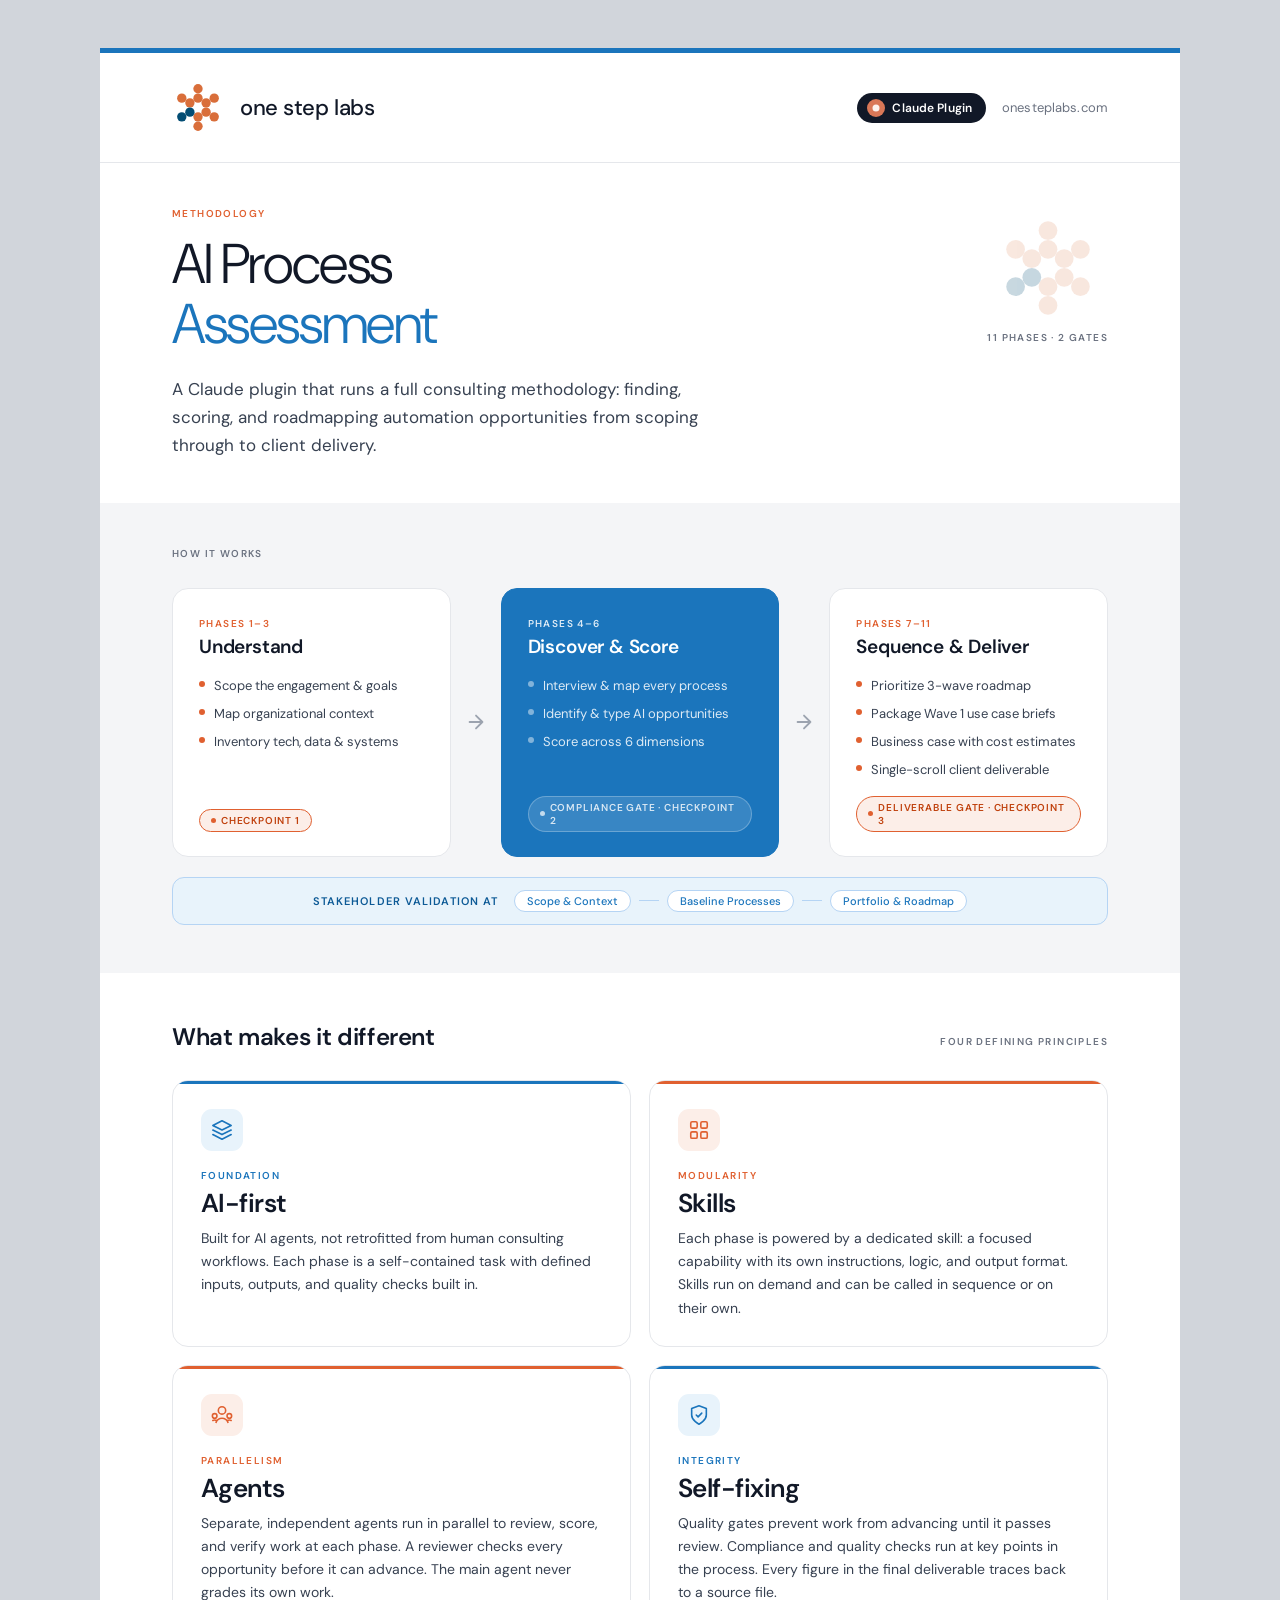
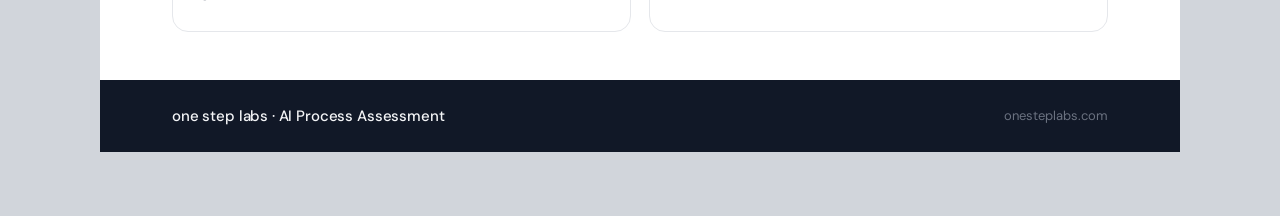
<file: marketing/ai-process-assessment-infographic.html>
<!DOCTYPE html>
<html lang="en">
<head>
<meta charset="UTF-8">
<meta name="viewport" content="width=1080">
<title>AI Process Assessment — one step labs</title>
<link rel="preconnect" href="https://fonts.googleapis.com">
<link href="https://fonts.googleapis.com/css2?family=DM+Sans:opsz,wght@9..40,300;9..40,400;9..40,500;9..40,600&display=swap" rel="stylesheet">
<style>
* { margin: 0; padding: 0; box-sizing: border-box; }

body {
  background: #D1D5DB;
  display: flex;
  justify-content: center;
  align-items: flex-start;
  padding: 48px 24px 64px;
  min-height: 100vh;
  font-family: 'DM Sans', system-ui, -apple-system, sans-serif;
}

/* ─── ARTBOARD ─────────────────────────────────────────── */
.artboard {
  width: 1080px;
  flex-shrink: 0;
  background: #FFFFFF;
  overflow: hidden;
  /* No border-radius — this will be the screenshot target */
}

/* ─── HEADER ────────────────────────────────────────────── */
.header {
  background: #FFFFFF;
  border-top: 5px solid #1B75BC;
}

/* Brand strip — top of header */
.brand-strip {
  padding: 28px 72px;
  display: flex;
  align-items: center;
  justify-content: space-between;
  border-bottom: 1px solid #E5E7EB;
}

.brand-lockup {
  display: flex;
  align-items: center;
  gap: 16px;
}

.wordmark {
  font-size: 22px;
  font-weight: 500;
  letter-spacing: -0.02em;
  color: #111827;
}

.brand-strip-right {
  display: flex;
  align-items: center;
  gap: 16px;
}

.brand-strip-url {
  font-size: 13px;
  font-weight: 400;
  color: #6B7280;
  letter-spacing: 0.01em;
}

.claude-badge {
  display: inline-flex;
  align-items: center;
  gap: 7px;
  background: #111827;
  border-radius: 999px;
  padding: 6px 14px 6px 10px;
  font-size: 12px;
  font-weight: 600;
  color: #FFFFFF;
  letter-spacing: 0.01em;
}

.claude-badge-dot {
  width: 18px;
  height: 18px;
  border-radius: 50%;
  background: #D97757;
  display: flex;
  align-items: center;
  justify-content: center;
  flex-shrink: 0;
}

.claude-badge-dot svg {
  display: block;
}

/* Header content row below brand strip */
.header-body {
  padding: 44px 72px 44px;
  display: flex;
  gap: 64px;
  align-items: flex-start;
}

.header-content {
  flex: 1;
}

.header-mark {
  flex-shrink: 0;
  display: flex;
  flex-direction: column;
  align-items: center;
  gap: 10px;
  padding-top: 8px;
}

.header-mark-label {
  font-size: 10px;
  font-weight: 600;
  letter-spacing: 0.14em;
  text-transform: uppercase;
  color: #6B7280;
}

.header-eyebrow {
  font-size: 10px;
  font-weight: 600;
  letter-spacing: 0.14em;
  text-transform: uppercase;
  color: #E06030;
  margin-bottom: 14px;
}

.header-h1 {
  font-size: 56px;
  font-weight: 300;
  letter-spacing: -0.025em;
  line-height: 1.08;
  color: #111827;
  margin-bottom: 20px;
}

.header-h1 em {
  font-style: normal;
  color: #1B75BC;
}

.header-sub {
  font-size: 17px;
  font-weight: 400;
  color: #374151;
  line-height: 1.65;
  max-width: 540px;
}

/* ─── FLOW SECTION ──────────────────────────────────────── */
.flow-section {
  background: #F4F5F7;
  padding: 44px 72px 48px;
}

.section-eyebrow {
  font-size: 10px;
  font-weight: 600;
  letter-spacing: 0.14em;
  text-transform: uppercase;
  color: #6B7280;
  margin-bottom: 28px;
}

.flow-row {
  display: flex;
  align-items: stretch;
  gap: 0;
}

.flow-col {
  flex: 1;
  background: #FFFFFF;
  border-radius: 16px;
  border: 1px solid #E5E7EB;
  padding: 28px 26px 24px;
  display: flex;
  flex-direction: column;
}

.flow-col.is-primary {
  background: #1B75BC;
  border-color: #1B75BC;
}

.flow-col.is-primary .stage-num,
.flow-col.is-primary .phase-item,
.flow-col.is-primary .stage-title {
  color: rgba(255,255,255,0.85);
}

.flow-col.is-primary .stage-title {
  color: #FFFFFF;
}

.flow-col.is-primary .phase-dot {
  background: rgba(255,255,255,0.45);
}

.flow-col.is-primary .gate-pill {
  background: rgba(255,255,255,0.13);
  border-color: rgba(255,255,255,0.25);
  color: rgba(255,255,255,0.8);
}

.flow-arrow-wrap {
  display: flex;
  align-items: center;
  padding: 0 14px;
  flex-shrink: 0;
}

.flow-arrow-wrap svg {
  color: #9CA3AF;
}

.stage-num {
  font-size: 10px;
  font-weight: 600;
  letter-spacing: 0.14em;
  text-transform: uppercase;
  color: #E06030;
  margin-bottom: 6px;
}

.stage-title {
  font-size: 19px;
  font-weight: 600;
  color: #111827;
  letter-spacing: -0.01em;
  line-height: 1.2;
  margin-bottom: 18px;
}

.phase-list {
  list-style: none;
  display: flex;
  flex-direction: column;
  gap: 10px;
  flex: 1;
}

.phase-item {
  display: flex;
  align-items: flex-start;
  gap: 9px;
  font-size: 13px;
  font-weight: 400;
  color: #374151;
  line-height: 1.4;
}

.phase-dot {
  width: 6px;
  height: 6px;
  border-radius: 50%;
  background: #E06030;
  flex-shrink: 0;
  margin-top: 4px;
}

.gate-pill {
  display: inline-flex;
  align-items: center;
  gap: 5px;
  background: #FCEEE8;
  border: 1px solid #E06030;
  border-radius: 999px;
  padding: 4px 11px;
  font-size: 10px;
  font-weight: 600;
  letter-spacing: 0.08em;
  text-transform: uppercase;
  color: #C0410D;
  margin-top: 16px;
  width: fit-content;
}

.gate-dot {
  width: 5px;
  height: 5px;
  border-radius: 50%;
  background: #E06030;
  flex-shrink: 0;
}

.flow-col.is-primary .gate-dot {
  background: rgba(255,255,255,0.7);
}

/* ─── CHECKPOINT BAR ────────────────────────────────────── */
.checkpoint-bar {
  display: flex;
  align-items: center;
  justify-content: center;
  gap: 16px;
  background: #E8F3FB;
  border: 1px solid #B5D4F4;
  border-radius: 12px;
  padding: 12px 24px;
  margin-top: 20px;
}

.checkpoint-label {
  font-size: 11px;
  font-weight: 600;
  letter-spacing: 0.1em;
  text-transform: uppercase;
  color: #0D5A96;
}

.checkpoint-items {
  display: flex;
  align-items: center;
  gap: 8px;
}

.checkpoint-pill {
  background: #FFFFFF;
  border: 1px solid #B5D4F4;
  border-radius: 999px;
  padding: 3px 12px;
  font-size: 11px;
  font-weight: 500;
  color: #1B75BC;
}

.checkpoint-sep {
  width: 20px;
  height: 1px;
  background: #B5D4F4;
}

/* ─── PILLARS SECTION ───────────────────────────────────── */
.pillars-section {
  background: #FFFFFF;
  padding: 48px 72px;
}

.pillars-header {
  display: flex;
  align-items: baseline;
  justify-content: space-between;
  margin-bottom: 28px;
}

.pillars-headline {
  font-size: 24px;
  font-weight: 600;
  color: #111827;
  letter-spacing: -0.015em;
}

.pillars-grid {
  display: grid;
  grid-template-columns: 1fr 1fr;
  gap: 18px;
}

.pillar-card {
  border-radius: 16px;
  border: 1px solid #E5E7EB;
  padding: 28px 28px 26px;
  background: #FFFFFF;
  position: relative;
  overflow: hidden;
}

.pillar-card::before {
  content: '';
  position: absolute;
  top: 0; left: 0; right: 0;
  height: 3px;
  background: #1B75BC;
  border-radius: 16px 16px 0 0;
}

.pillar-card.is-orange::before {
  background: #E06030;
}

.pillar-card.is-filled {
  background: #111827;
  border-color: #111827;
}

.pillar-card.is-filled::before {
  background: #E06030;
}

.pillar-icon {
  width: 42px;
  height: 42px;
  border-radius: 11px;
  background: #E8F3FB;
  display: flex;
  align-items: center;
  justify-content: center;
  margin-bottom: 18px;
}

.pillar-card.is-orange .pillar-icon {
  background: #FCEEE8;
}

.pillar-card.is-filled .pillar-icon {
  background: rgba(255,255,255,0.08);
}

.pillar-tag {
  font-size: 10px;
  font-weight: 600;
  letter-spacing: 0.14em;
  text-transform: uppercase;
  color: #1B75BC;
  margin-bottom: 7px;
}

.pillar-card.is-orange .pillar-tag {
  color: #E06030;
}

.pillar-card.is-filled .pillar-tag {
  color: #5FA8DC;
}

.pillar-title {
  font-size: 26px;
  font-weight: 600;
  letter-spacing: -0.02em;
  color: #111827;
  margin-bottom: 10px;
  line-height: 1.1;
}

.pillar-card.is-filled .pillar-title {
  color: #FFFFFF;
}

.pillar-desc {
  font-size: 14px;
  font-weight: 400;
  color: #374151;
  line-height: 1.65;
}

.pillar-card.is-filled .pillar-desc {
  color: rgba(255,255,255,0.65);
}

/* ─── FOOTER ────────────────────────────────────────────── */
.footer {
  background: #111827;
  padding: 26px 72px;
  display: flex;
  align-items: center;
  justify-content: space-between;
}

.footer-left {
  display: flex;
  align-items: center;
  gap: 12px;
}

.footer-wordmark {
  font-size: 15px;
  font-weight: 500;
  letter-spacing: -0.01em;
  color: #F4F5F7;
}

.footer-url {
  font-size: 13px;
  color: #6B7280;
}

/* ─── ICON SVGs ─────────────────────────────────────────── */
svg.icon {
  display: block;
}
</style>
</head>
<body>
<div class="artboard">

  <!-- ═══ HEADER ═══════════════════════════════════════════ -->
  <div class="header">

    <!-- Brand strip -->
    <div class="brand-strip">
      <div class="brand-lockup">
        <svg xmlns="http://www.w3.org/2000/svg" viewBox="0 0 100 102" width="52" height="53">
          <g fill="#D96E3A">
            <circle cx="50" cy="15" r="9"/>
            <circle cx="50" cy="33" r="9"/>
            <circle cx="50" cy="69" r="9"/>
            <circle cx="50" cy="87" r="9"/>
            <circle cx="34.41" cy="42" r="9"/>
            <circle cx="65.59" cy="42" r="9"/>
            <circle cx="65.59" cy="60" r="9"/>
            <circle cx="18.82" cy="33" r="9"/>
            <circle cx="81.18" cy="33" r="9"/>
            <circle cx="81.18" cy="69" r="9"/>
          </g>
          <g fill="#034D74">
            <circle cx="34.41" cy="60" r="9"/>
            <circle cx="18.82" cy="69" r="9"/>
          </g>
        </svg>
        <span class="wordmark">one step labs</span>
      </div>
      <div class="brand-strip-right">
        <span class="claude-badge">
          <span class="claude-badge-dot">
            <!-- Anthropic mark approximation — simplified Claude logomark -->
            <svg width="10" height="10" viewBox="0 0 10 10" fill="none">
              <circle cx="5" cy="5" r="3.5" fill="white" opacity="0.9"/>
            </svg>
          </span>
          Claude Plugin
        </span>
        <span class="brand-strip-url">onesteplabs.com</span>
      </div>
    </div>

    <!-- Header body: headline + decorative mark -->
    <div class="header-body">
      <div class="header-content">
        <div class="header-eyebrow">Methodology</div>
        <h1 class="header-h1">AI Process<br><em>Assessment</em></h1>
        <p class="header-sub">A Claude plugin that runs a full consulting methodology: finding, scoring, and roadmapping automation opportunities from scoping through to client delivery.</p>
      </div>

      <!-- Decorative large mark, right side -->
      <div class="header-mark">
        <svg xmlns="http://www.w3.org/2000/svg" viewBox="0 0 100 102" width="104" height="106">
          <g fill="#D96E3A" opacity="0.16">
            <circle cx="50" cy="15" r="9"/>
            <circle cx="50" cy="33" r="9"/>
            <circle cx="50" cy="69" r="9"/>
            <circle cx="50" cy="87" r="9"/>
            <circle cx="34.41" cy="42" r="9"/>
            <circle cx="65.59" cy="42" r="9"/>
            <circle cx="65.59" cy="60" r="9"/>
            <circle cx="18.82" cy="33" r="9"/>
            <circle cx="81.18" cy="33" r="9"/>
            <circle cx="81.18" cy="69" r="9"/>
          </g>
          <g fill="#034D74" opacity="0.22">
            <circle cx="34.41" cy="60" r="9"/>
            <circle cx="18.82" cy="69" r="9"/>
          </g>
        </svg>
        <span class="header-mark-label">11 phases · 2 gates</span>
      </div>
    </div>

  </div>

  <!-- ═══ FLOW ══════════════════════════════════════════════ -->
  <div class="flow-section">
    <div class="section-eyebrow">How it works</div>
    <div class="flow-row">

      <!-- Stage 1 -->
      <div class="flow-col">
        <div class="stage-num">Phases 1–3</div>
        <div class="stage-title">Understand</div>
        <ul class="phase-list">
          <li class="phase-item"><span class="phase-dot"></span>Scope the engagement &amp; goals</li>
          <li class="phase-item"><span class="phase-dot"></span>Map organizational context</li>
          <li class="phase-item"><span class="phase-dot"></span>Inventory tech, data &amp; systems</li>
        </ul>
        <span class="gate-pill">
          <span class="gate-dot"></span>Checkpoint 1
        </span>
      </div>

      <!-- Arrow -->
      <div class="flow-arrow-wrap">
        <svg width="22" height="22" viewBox="0 0 24 24" fill="none" stroke="currentColor" stroke-width="2" stroke-linecap="round" stroke-linejoin="round">
          <path d="M5 12h14M12 5l7 7-7 7"/>
        </svg>
      </div>

      <!-- Stage 2 (PRIMARY) -->
      <div class="flow-col is-primary">
        <div class="stage-num">Phases 4–6</div>
        <div class="stage-title">Discover &amp; Score</div>
        <ul class="phase-list">
          <li class="phase-item"><span class="phase-dot"></span>Interview &amp; map every process</li>
          <li class="phase-item"><span class="phase-dot"></span>Identify &amp; type AI opportunities</li>
          <li class="phase-item"><span class="phase-dot"></span>Score across 6 dimensions</li>
        </ul>
        <span class="gate-pill">
          <span class="gate-dot"></span>Compliance Gate · Checkpoint 2
        </span>
      </div>

      <!-- Arrow -->
      <div class="flow-arrow-wrap">
        <svg width="22" height="22" viewBox="0 0 24 24" fill="none" stroke="currentColor" stroke-width="2" stroke-linecap="round" stroke-linejoin="round">
          <path d="M5 12h14M12 5l7 7-7 7"/>
        </svg>
      </div>

      <!-- Stage 3 -->
      <div class="flow-col">
        <div class="stage-num">Phases 7–11</div>
        <div class="stage-title">Sequence &amp; Deliver</div>
        <ul class="phase-list">
          <li class="phase-item"><span class="phase-dot"></span>Prioritize 3-wave roadmap</li>
          <li class="phase-item"><span class="phase-dot"></span>Package Wave 1 use case briefs</li>
          <li class="phase-item"><span class="phase-dot"></span>Business case with cost estimates</li>
          <li class="phase-item"><span class="phase-dot"></span>Single-scroll client deliverable</li>
        </ul>
        <span class="gate-pill">
          <span class="gate-dot"></span>Deliverable Gate · Checkpoint 3
        </span>
      </div>

    </div><!-- /flow-row -->

    <!-- Checkpoint bar -->
    <div class="checkpoint-bar">
      <span class="checkpoint-label">Stakeholder validation at</span>
      <div class="checkpoint-items">
        <span class="checkpoint-pill">Scope &amp; Context</span>
        <span class="checkpoint-sep"></span>
        <span class="checkpoint-pill">Baseline Processes</span>
        <span class="checkpoint-sep"></span>
        <span class="checkpoint-pill">Portfolio &amp; Roadmap</span>
      </div>
    </div>

  </div><!-- /flow-section -->

  <!-- ═══ PILLARS ════════════════════════════════════════════ -->
  <div class="pillars-section">
    <div class="pillars-header">
      <h2 class="pillars-headline">What makes it different</h2>
      <div class="section-eyebrow" style="margin-bottom:0">Four defining principles</div>
    </div>

    <div class="pillars-grid">

      <!-- AI-FIRST -->
      <div class="pillar-card">
        <div class="pillar-icon">
          <svg class="icon" width="22" height="22" viewBox="0 0 24 24" fill="none" stroke="#1B75BC" stroke-width="1.75" stroke-linecap="round" stroke-linejoin="round">
            <path d="M12 2L2 7l10 5 10-5-10-5z"/>
            <path d="M2 17l10 5 10-5"/>
            <path d="M2 12l10 5 10-5"/>
          </svg>
        </div>
        <div class="pillar-tag">Foundation</div>
        <div class="pillar-title">AI-first</div>
        <div class="pillar-desc">Built for AI agents, not retrofitted from human consulting workflows. Each phase is a self-contained task with defined inputs, outputs, and quality checks built in.</div>
      </div>

      <!-- SKILLS -->
      <div class="pillar-card is-orange">
        <div class="pillar-icon">
          <svg class="icon" width="22" height="22" viewBox="0 0 24 24" fill="none" stroke="#E06030" stroke-width="1.75" stroke-linecap="round" stroke-linejoin="round">
            <rect x="3" y="3" width="7" height="7" rx="1.5"/>
            <rect x="14" y="3" width="7" height="7" rx="1.5"/>
            <rect x="3" y="14" width="7" height="7" rx="1.5"/>
            <rect x="14" y="14" width="7" height="7" rx="1.5"/>
          </svg>
        </div>
        <div class="pillar-tag">Modularity</div>
        <div class="pillar-title">Skills</div>
        <div class="pillar-desc">Each phase is powered by a dedicated skill: a focused capability with its own instructions, logic, and output format. Skills run on demand and can be called in sequence or on their own.</div>
      </div>

      <!-- AGENTS -->
      <div class="pillar-card is-orange">
        <div class="pillar-icon">
          <svg class="icon" width="22" height="22" viewBox="0 0 24 24" fill="none" stroke="#E06030" stroke-width="1.75" stroke-linecap="round" stroke-linejoin="round">
            <circle cx="12" cy="7" r="4"/>
            <path d="M5.5 20a7 7 0 0113 0"/>
            <circle cx="4" cy="13" r="2.5"/>
            <path d="M2 18a4 4 0 014 0"/>
            <circle cx="20" cy="13" r="2.5"/>
            <path d="M18 18a4 4 0 014 0"/>
          </svg>
        </div>
        <div class="pillar-tag">Parallelism</div>
        <div class="pillar-title">Agents</div>
        <div class="pillar-desc">Separate, independent agents run in parallel to review, score, and verify work at each phase. A reviewer checks every opportunity before it can advance. The main agent never grades its own work.</div>
      </div>

      <!-- SELF-FIXING -->
      <div class="pillar-card">
        <div class="pillar-icon">
          <svg class="icon" width="22" height="22" viewBox="0 0 24 24" fill="none" stroke="#1B75BC" stroke-width="1.75" stroke-linecap="round" stroke-linejoin="round">
            <path d="M12 22s8-4 8-10V5l-8-3-8 3v7c0 6 8 10 8 10z"/>
            <path d="M9 12l2 2 4-4"/>
          </svg>
        </div>
        <div class="pillar-tag">Integrity</div>
        <div class="pillar-title">Self-fixing</div>
        <div class="pillar-desc">Quality gates prevent work from advancing until it passes review. Compliance and quality checks run at key points in the process. Every figure in the final deliverable traces back to a source file.</div>
      </div>

    </div><!-- /pillars-grid -->
  </div><!-- /pillars-section -->

  <!-- ═══ FOOTER ════════════════════════════════════════════ -->
  <div class="footer">
    <span class="footer-wordmark">one step labs · AI Process Assessment</span>
    <span class="footer-url">onesteplabs.com</span>
  </div>

</div><!-- /artboard -->
</body>
</html>
</file>
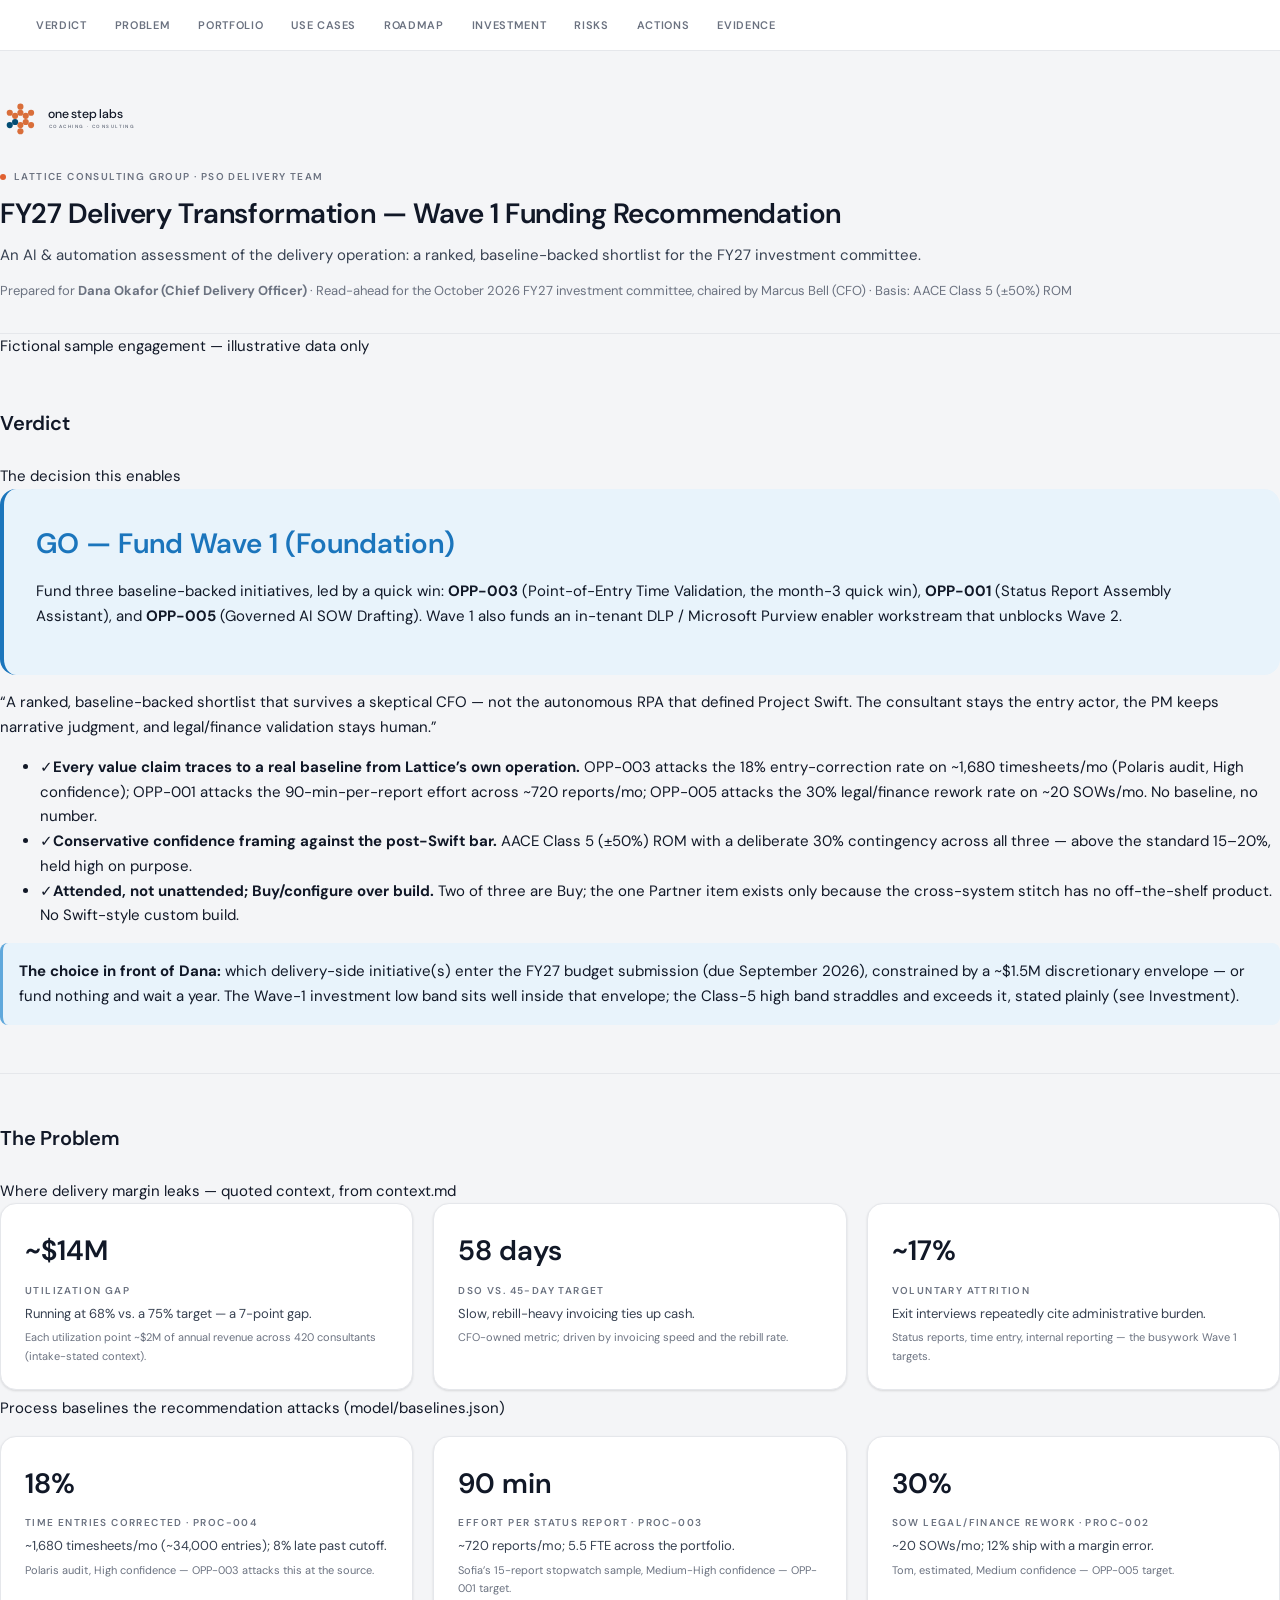
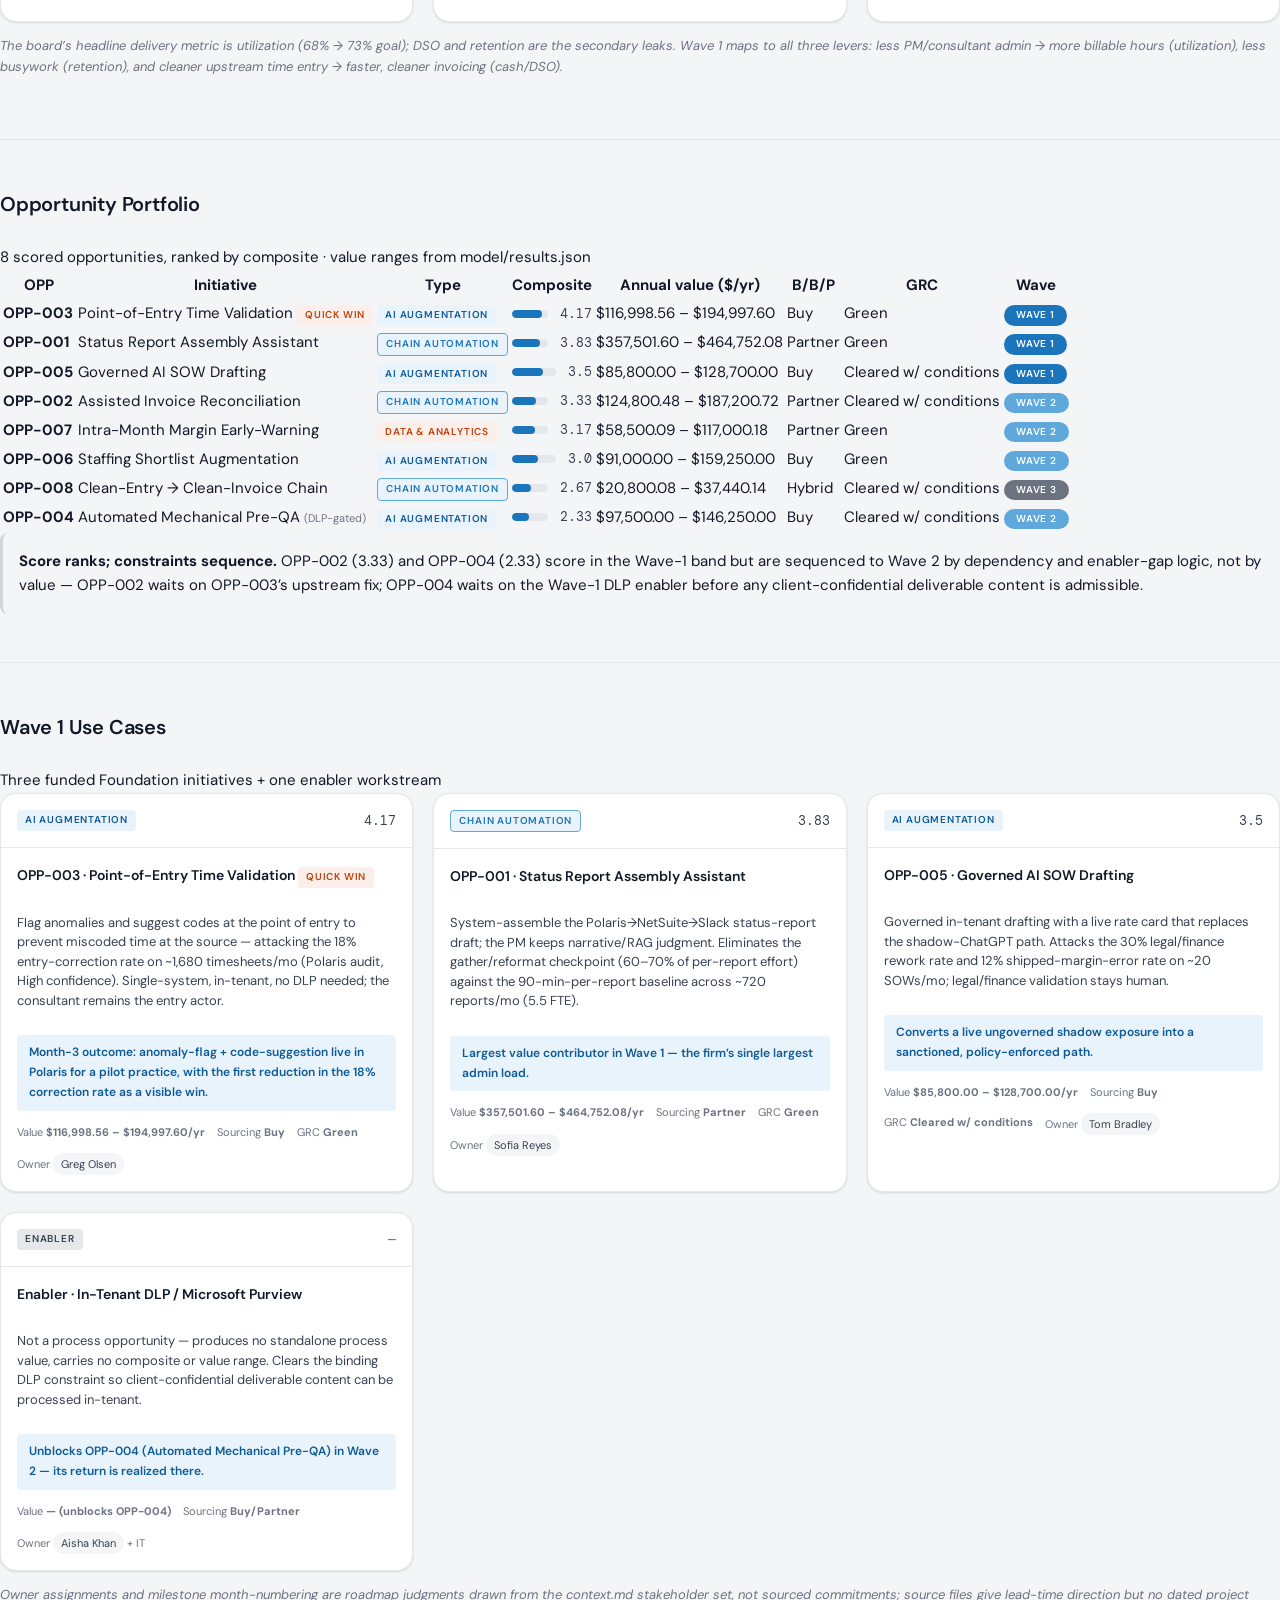
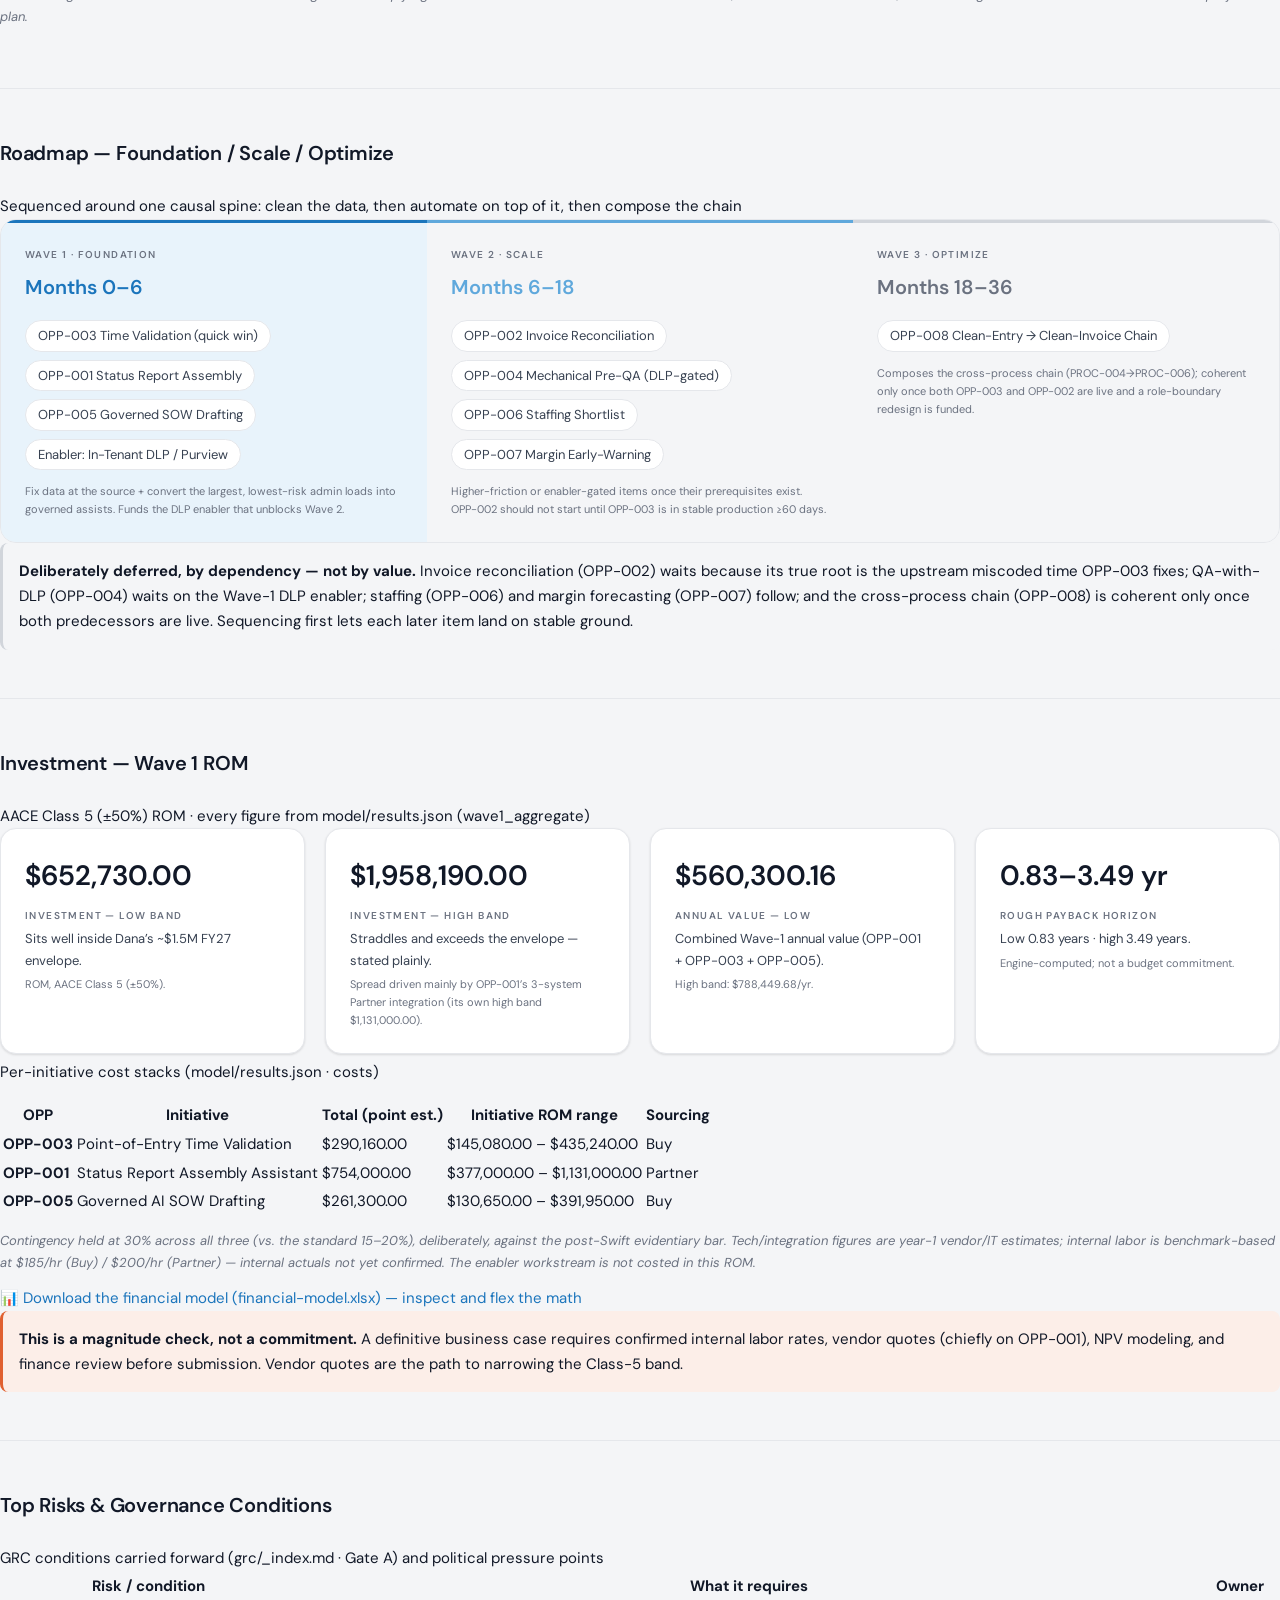
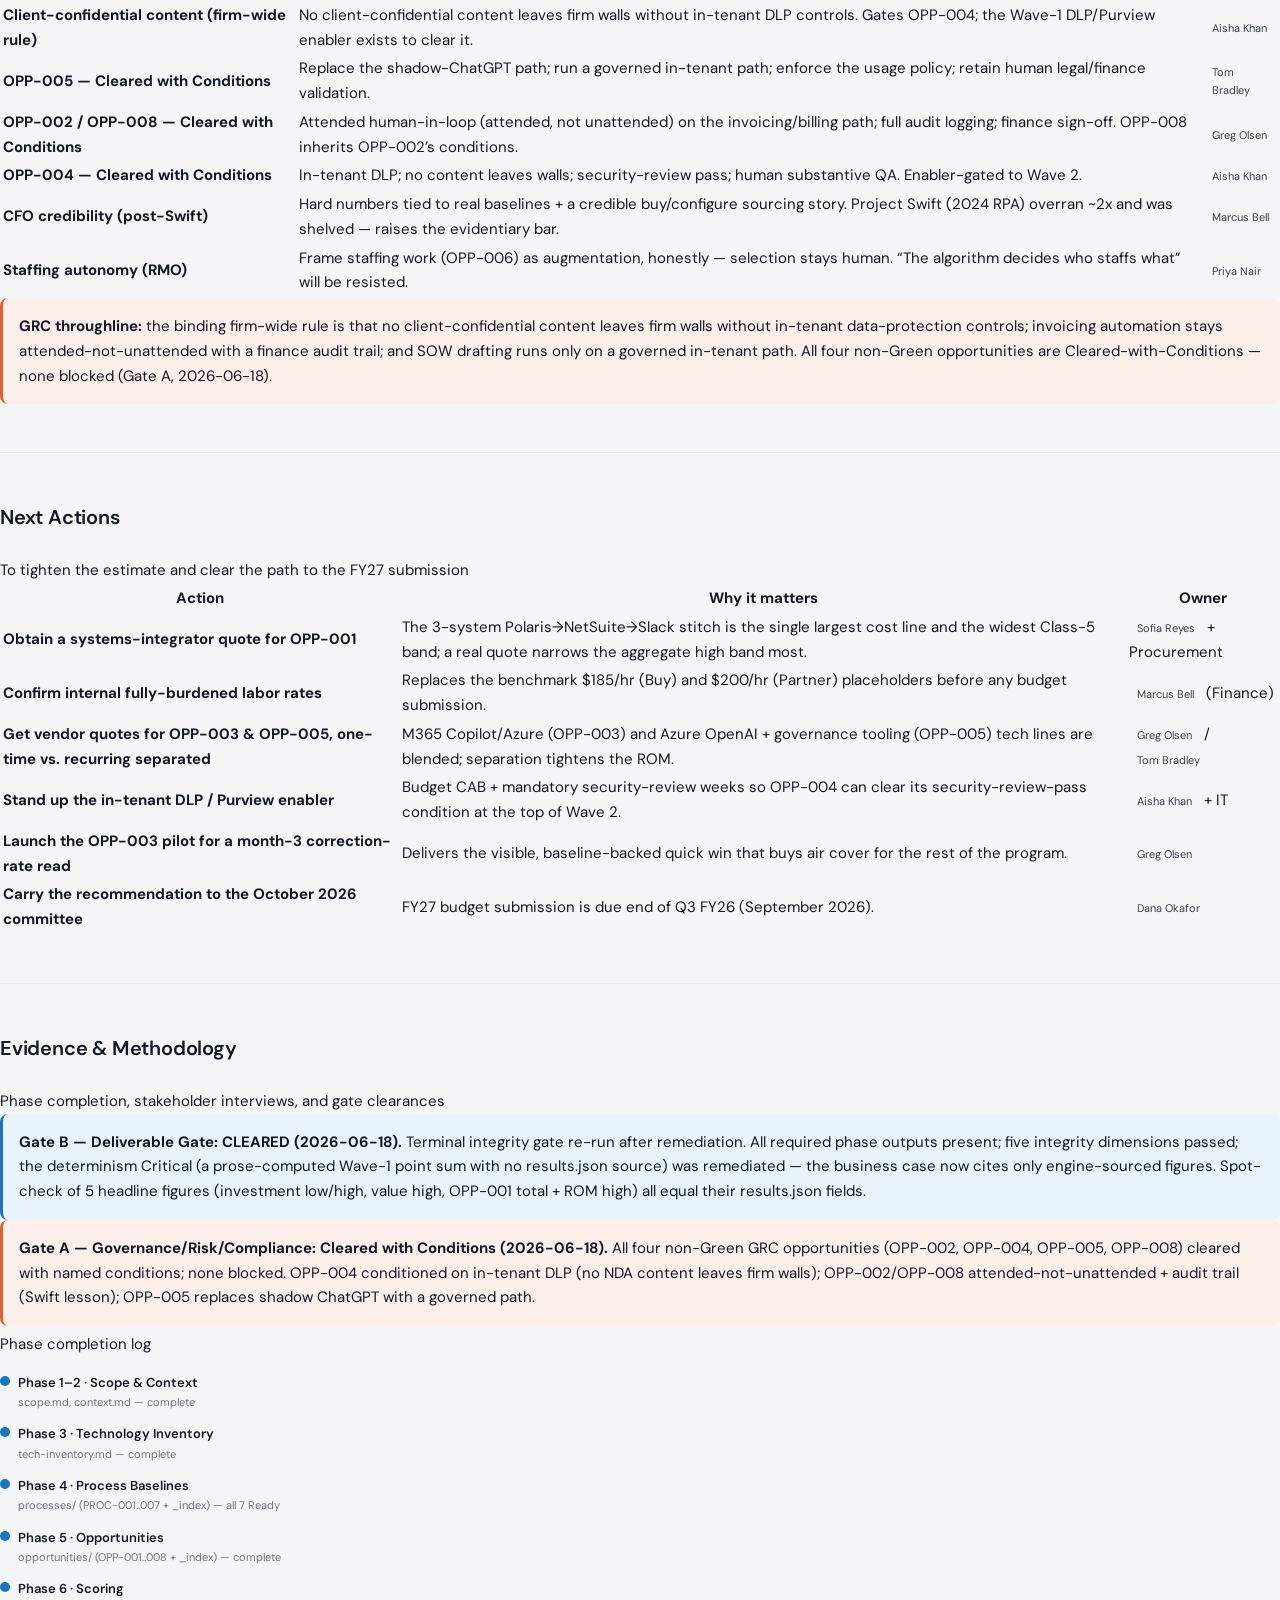
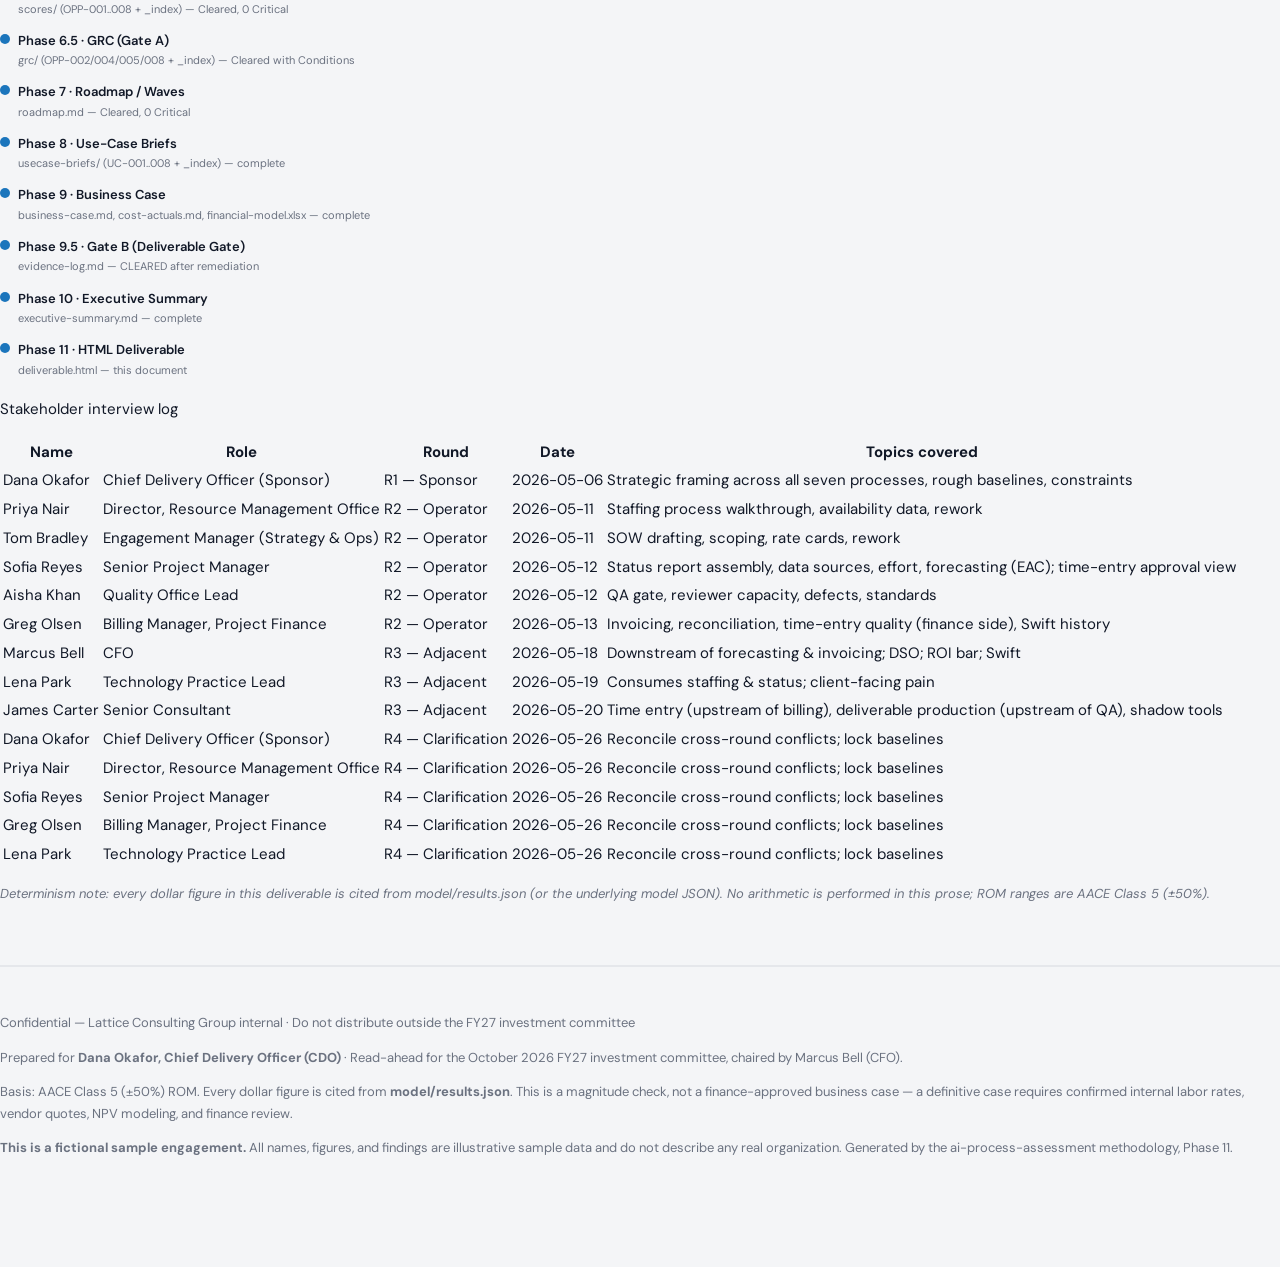
<file: sample-pso-delivery/deliverable.html>
<!DOCTYPE html>
<html lang="en">
<head>
<meta charset="utf-8">
<meta name="viewport" content="width=device-width, initial-scale=1">
<title>FY27 Delivery Transformation — Wave 1 Funding Recommendation · Lattice Consulting Group</title>
<style>
/* One Step Labs brand layer — vendored from one-step-labs-design (commit 7e7d85d).
   Single source of truth for OSL tokens. Inlined verbatim into every branded HTML
   artifact. See SOURCE.md for re-vendor steps. */

/* --- Webfonts: DM Sans (display+body), DM Mono (data). Falls back to system-ui offline. --- */
@import url('https://fonts.googleapis.com/css2?family=DM+Mono:wght@400;500&family=DM+Sans:opsz,wght@9..40,300;9..40,400;9..40,500;9..40,600;9..40,700&display=swap');

/* --- Color tokens --- */
:root {
  --blue-700: #0D5A96;
  --blue-500: #1B75BC;
  --blue-300: #5FA8DC;
  --blue-100: #E8F3FB;
  --orange-700: #C0410D;
  --orange-500: #E06030;
  --orange-300: #EF8E6B;
  --orange-100: #FCEEE8;
  --neutral-900: #111827;
  --neutral-700: #374151;
  --neutral-500: #6B7280;
  --neutral-300: #D1D5DB;
  --neutral-200: #E5E7EB;
  --neutral-100: #F4F5F7;
  --white: #FFFFFF;

  --color-primary: var(--blue-500);
  --color-primary-hover: var(--blue-700);
  --color-accent: var(--orange-500);
  --color-accent-hover: var(--orange-700);
  --text-strong: var(--neutral-900);
  --text-body: var(--neutral-900);
  --text-secondary: var(--neutral-700);
  --text-muted: var(--neutral-500);
  --text-on-primary: var(--white);
  --link: var(--blue-500);
  --link-hover: var(--blue-700);
  --surface-page: var(--neutral-100);
  --surface-card: var(--white);
  --surface-tint-blue: var(--blue-100);
  --surface-tint-orange: var(--orange-100);
  --border-default: var(--neutral-300);
  --border-subtle: var(--neutral-200);
  --border-strong: var(--neutral-700);
  --focus-ring: 0 0 0 3px rgba(27, 117, 188, 0.10);
}

/* --- Typography tokens --- */
:root {
  --font-sans: 'DM Sans', system-ui, -apple-system, 'Segoe UI', sans-serif;
  --font-mono: 'DM Mono', ui-monospace, 'SF Mono', Menlo, monospace;
  --font-display-size: 42px; --font-display-weight: 300; --font-display-tracking: -0.025em; --font-display-leading: 1.1;
  --font-h1-size: 28px; --font-h1-weight: 600; --font-h1-tracking: -0.015em; --font-h1-leading: 1.2;
  --font-h2-size: 20px; --font-h2-weight: 600; --font-h2-tracking: -0.01em; --font-h2-leading: 1.3;
  --font-h3-size: 16px; --font-h3-weight: 600; --font-h3-tracking: 0; --font-h3-leading: 1.3;
  --font-body-size: 15px; --font-body-weight: 400; --font-body-leading: 1.65;
  --font-small-size: 13px; --font-small-weight: 400; --font-small-leading: 1.5;
  --font-label-size: 10px; --font-label-weight: 600; --font-label-tracking: 0.14em;
  --font-mono-size: 13px; --font-mono-weight: 400;
}

/* --- Spacing tokens --- */
:root {
  --space-1: 4px; --space-2: 8px; --space-3: 12px; --space-4: 16px;
  --space-6: 24px; --space-8: 32px; --space-12: 48px; --space-16: 64px; --space-24: 96px;
  --content-max: 980px; --content-pad: 24px; --grid-gutter: 20px; --card-min: 260px;
}

/* --- Radius tokens --- */
:root {
  --radius-sm: 4px; --radius-md: 8px; --radius-lg: 16px; --radius-pill: 999px;
}

/* --- Shadow tokens --- */
:root {
  --shadow-sm: 0 1px 3px rgba(0,0,0,.07), 0 1px 2px rgba(0,0,0,.05);
  --shadow-md: 0 4px 12px rgba(0,0,0,.09), 0 2px 4px rgba(0,0,0,.05);
  --shadow-lg: 0 12px 32px rgba(0,0,0,.11), 0 4px 8px rgba(0,0,0,.05);
}

/* --- Base layer + canonical type roles --- */
*, *::before, *::after { box-sizing: border-box; }
body {
  margin: 0;
  font-family: var(--font-sans);
  font-size: var(--font-body-size);
  font-weight: var(--font-body-weight);
  line-height: var(--font-body-leading);
  color: var(--text-body);
  background: var(--surface-page);
  -webkit-font-smoothing: antialiased;
  text-rendering: optimizeLegibility;
}
.osl-display { font-family: var(--font-sans); font-size: var(--font-display-size); font-weight: var(--font-display-weight); letter-spacing: var(--font-display-tracking); line-height: var(--font-display-leading); color: var(--text-strong); }
.osl-h1 { font-size: var(--font-h1-size); font-weight: var(--font-h1-weight); letter-spacing: var(--font-h1-tracking); line-height: var(--font-h1-leading); color: var(--text-strong); }
.osl-h2 { font-size: var(--font-h2-size); font-weight: var(--font-h2-weight); letter-spacing: var(--font-h2-tracking); line-height: var(--font-h2-leading); color: var(--text-strong); }
.osl-h3 { font-size: var(--font-h3-size); font-weight: var(--font-h3-weight); line-height: var(--font-h3-leading); color: var(--text-strong); }
.osl-body { font-size: var(--font-body-size); line-height: var(--font-body-leading); }
.osl-small { font-size: var(--font-small-size); line-height: var(--font-small-leading); color: var(--text-muted); }
.osl-mono { font-family: var(--font-mono); font-size: var(--font-mono-size); font-weight: var(--font-mono-weight); }
.osl-label { display: inline-flex; align-items: center; gap: var(--space-2); font-size: var(--font-label-size); font-weight: var(--font-label-weight); letter-spacing: var(--font-label-tracking); text-transform: uppercase; color: var(--text-muted); }
.osl-label::before { content: ""; width: 6px; height: 6px; border-radius: 999px; background: var(--orange-500); flex: none; }
a { color: var(--link); text-decoration: none; }
a:hover { color: var(--link-hover); }

/* One Step Labs — HTML artifact components.
   Restyles this repo's deliverable/checkpoint design-system classes onto OSL tokens
   (brand.css). Inlined verbatim AFTER brand.css. Colors via var(--token) only.
   Two-hue palette: blue leads, orange spark, neutral structure. */

/* --- Page frame --- */
body { background: var(--surface-page); }
.page-wrap { max-width: var(--content-max); margin: 0 auto; padding: 0 var(--content-pad); }

/* --- Masthead (static shell; carries the inlined logo) --- */
.masthead { padding: var(--space-12) 0 var(--space-8); border-bottom: 1px solid var(--border-subtle); }
.brand-logo { height: 40px; width: auto; display: block; margin-bottom: var(--space-6); }
.masthead .eyebrow { display: inline-flex; align-items: center; gap: var(--space-2); font-size: var(--font-label-size); font-weight: var(--font-label-weight); letter-spacing: var(--font-label-tracking); text-transform: uppercase; color: var(--text-muted); margin-bottom: var(--space-3); }
.masthead .eyebrow::before { content: ""; width: 6px; height: 6px; border-radius: var(--radius-pill); background: var(--orange-500); }
.masthead h1 { font-size: var(--font-h1-size); font-weight: var(--font-h1-weight); letter-spacing: var(--font-h1-tracking); line-height: var(--font-h1-leading); color: var(--text-strong); margin: 0 0 var(--space-3); }
.masthead .subtitle { font-size: var(--font-body-size); color: var(--text-secondary); margin: 0; }
.masthead .meta-line { font-size: var(--font-small-size); color: var(--text-muted); margin-top: var(--space-3); }

/* --- Sticky nav --- */
.sticky-nav { position: sticky; top: 0; z-index: 10; display: flex; flex-wrap: wrap; gap: var(--space-1); background: var(--surface-card); border-bottom: 1px solid var(--border-subtle); padding: var(--space-2) var(--content-pad); }
.sticky-nav a { font-size: 11px; font-weight: 600; text-transform: uppercase; letter-spacing: 0.06em; color: var(--text-muted); padding: var(--space-2) var(--space-3); border-radius: var(--radius-sm); }
.sticky-nav a:hover { background: var(--neutral-100); color: var(--text-strong); }

/* --- Sections --- */
.section-block { padding: var(--space-12) 0; border-bottom: 1px solid var(--border-subtle); scroll-margin-top: 52px; }
.section-block h2 { font-size: var(--font-h2-size); font-weight: var(--font-h2-weight); letter-spacing: var(--font-h2-tracking); color: var(--text-strong); margin: 0 0 var(--space-6); }
.doc-footer { border-top: 1px solid var(--border-subtle); padding: var(--space-8) 0 var(--space-24); font-size: var(--font-small-size); color: var(--text-muted); }

/* --- Stat cards --- */
.stat-row { display: grid; grid-template-columns: repeat(auto-fit, minmax(180px, 1fr)); gap: var(--grid-gutter); }
.stat-card { background: var(--surface-card); border: 1px solid var(--border-subtle); border-radius: var(--radius-lg); padding: var(--space-6); box-shadow: var(--shadow-sm); }
.stat-value { font-size: var(--font-h1-size); font-weight: var(--font-h1-weight); color: var(--text-strong); }
.stat-label { display: block; font-size: var(--font-label-size); font-weight: var(--font-label-weight); letter-spacing: var(--font-label-tracking); text-transform: uppercase; color: var(--text-muted); margin-top: var(--space-2); }
.stat-sub { font-size: var(--font-small-size); color: var(--text-secondary); margin-top: var(--space-1); }
.stat-context { font-size: 11px; color: var(--text-muted); margin-top: var(--space-1); }

/* --- Verdict (GO=blue, NO-GO=orange) --- */
.verdict-block { background: var(--surface-tint-blue); border-left: 4px solid var(--blue-500); border-radius: var(--radius-lg); padding: var(--space-8); }
.verdict-block.nogo { background: var(--surface-tint-orange); border-left-color: var(--orange-500); }
.verdict-label { font-size: var(--font-h1-size); font-weight: var(--font-h1-weight); color: var(--blue-500); }
.verdict-block.nogo .verdict-label { color: var(--orange-700); }
.verdict-text { font-size: var(--font-body-size); line-height: var(--font-body-leading); color: var(--text-body); margin-top: var(--space-3); }

/* --- Score bars --- */
.score-bar-wrap { display: flex; align-items: center; gap: var(--space-3); }
.score-bar-track { flex: 1; height: 8px; background: var(--neutral-200); border-radius: var(--radius-pill); overflow: hidden; }
.score-bar-fill { height: 100%; background: var(--blue-500); border-radius: var(--radius-pill); }
.score-value { font-family: var(--font-mono); font-size: var(--font-mono-size); color: var(--text-secondary); }

/* --- Waves (sequential: blue-500 / blue-300 / neutral) --- */
.wave-badge { display: inline-block; border-radius: var(--radius-pill); font-size: var(--font-label-size); font-weight: 600; letter-spacing: 0.08em; text-transform: uppercase; padding: 2px var(--space-3); color: var(--white); }
.wave-badge.w1 { background: var(--blue-500); }
.wave-badge.w2 { background: var(--blue-300); }
.wave-badge.w3 { background: var(--neutral-500); }
.wave-timeline { display: flex; border: 1px solid var(--border-subtle); border-radius: var(--radius-lg); overflow: hidden; }
.wave-band { flex: 1; padding: var(--space-6); border-top: 3px solid var(--neutral-300); }
.wave-band.w1 { background: var(--surface-tint-blue); border-top-color: var(--blue-500); }
.wave-band.w2 { background: var(--neutral-100); border-top-color: var(--blue-300); }
.wave-band.w3 { background: var(--neutral-100); border-top-color: var(--neutral-300); }
.wave-band-label { font-size: var(--font-label-size); font-weight: 600; letter-spacing: var(--font-label-tracking); text-transform: uppercase; color: var(--text-muted); }
.wave-band-horizon { font-size: var(--font-h2-size); font-weight: 600; margin-top: var(--space-2); color: var(--blue-500); }
.wave-band.w2 .wave-band-horizon { color: var(--blue-300); }
.wave-band.w3 .wave-band-horizon { color: var(--neutral-500); }
.wave-pills { display: flex; flex-wrap: wrap; gap: var(--space-2); margin-top: var(--space-4); }
.wave-pill { background: var(--surface-card); border: 1px solid var(--border-subtle); border-radius: var(--radius-pill); padding: var(--space-1) var(--space-3); font-size: var(--font-small-size); color: var(--text-secondary); }
.wave-band-note { font-size: 11px; color: var(--text-muted); margin-top: var(--space-3); }

/* --- Use case cards --- */
.uc-grid { display: grid; grid-template-columns: repeat(auto-fit, minmax(360px, 1fr)); gap: var(--grid-gutter); }
.uc-card { display: flex; flex-direction: column; background: var(--surface-card); border: 1px solid var(--border-subtle); border-radius: var(--radius-lg); overflow: hidden; box-shadow: var(--shadow-sm); }
.uc-card-header { display: flex; align-items: center; justify-content: space-between; gap: var(--space-3); padding: var(--space-4); border-bottom: 1px solid var(--border-subtle); }
.uc-card-title { font-size: 14px; font-weight: 600; color: var(--text-strong); }
.uc-card-body { display: flex; flex-direction: column; gap: var(--space-3); padding: var(--space-4); }
.uc-card-type { display: inline-block; border-radius: var(--radius-sm); padding: 2px var(--space-2); font-size: var(--font-label-size); font-weight: 600; letter-spacing: 0.08em; text-transform: uppercase; }
.uc-problem { font-size: var(--font-small-size); line-height: 1.5; color: var(--text-secondary); }
.uc-outcome { font-size: 12px; font-weight: 600; color: var(--blue-700); background: var(--surface-tint-blue); padding: var(--space-2) var(--space-3); border-radius: var(--radius-sm); }
.uc-meta { display: flex; flex-wrap: wrap; gap: var(--space-3); font-size: 11px; color: var(--text-muted); }
.uc-quickwin { display: inline-block; background: var(--surface-tint-orange); color: var(--orange-700); font-size: var(--font-label-size); font-weight: 600; text-transform: uppercase; letter-spacing: 0.08em; padding: 2px var(--space-2); border-radius: var(--radius-sm); }

/* --- Type badges (blue family = AI; orange = insight/agentic; neutral = RPA) --- */
.type-rpa { background: var(--neutral-200); color: var(--neutral-700); }
.type-aug { background: var(--blue-100); color: var(--blue-700); }
.type-ai { background: var(--blue-300); color: var(--white); }
.type-chain { background: var(--blue-100); color: var(--blue-500); border: 1px solid var(--blue-300); }
.type-data { background: var(--orange-100); color: var(--orange-700); }
.type-agentic { background: var(--orange-300); color: var(--white); }

/* --- Phase completion log (evidence) --- */
.phase-log { display: flex; flex-direction: column; gap: var(--space-3); }
.phase-chip-row { display: flex; align-items: flex-start; gap: var(--space-2); }
.phase-dot { width: 10px; height: 10px; border-radius: var(--radius-pill); background: var(--blue-500); margin-top: 4px; flex: none; }
.phase-dot.pending { background: var(--neutral-300); }
.phase-chip-label { font-size: var(--font-small-size); font-weight: 600; color: var(--text-strong); }
.phase-chip-meta { font-size: 11px; color: var(--text-muted); }

/* --- Owner chip --- */
.owner-chip { display: inline-block; background: var(--neutral-100); color: var(--text-secondary); font-size: 11px; padding: 2px var(--space-2); border-radius: var(--radius-pill); }

/* --- Callouts (info/success=blue, warning=orange, note=neutral) --- */
.callout { border-left: 3px solid var(--blue-300); background: var(--surface-tint-blue); padding: var(--space-4); border-radius: var(--radius-md); }
.callout-highlight { border-left: 3px solid var(--blue-500); background: var(--surface-tint-blue); padding: var(--space-4); border-radius: var(--radius-md); }
.callout-success { border-left: 3px solid var(--blue-500); background: var(--surface-tint-blue); padding: var(--space-4); border-radius: var(--radius-md); }
.callout-warning { border-left: 3px solid var(--orange-500); background: var(--surface-tint-orange); padding: var(--space-4); border-radius: var(--radius-md); }
.callout-note { border-left: 3px solid var(--neutral-300); background: var(--neutral-100); padding: var(--space-4); border-radius: var(--radius-md); }
.gap-note { color: var(--text-muted); font-style: italic; font-size: var(--font-small-size); }

</style>
</head>
<body>

<nav class="sticky-nav">
  <a href="#verdict" onclick="navScrollTo('verdict'); return false;">Verdict</a>
  <a href="#problem" onclick="navScrollTo('problem'); return false;">Problem</a>
  <a href="#portfolio" onclick="navScrollTo('portfolio'); return false;">Portfolio</a>
  <a href="#usecases" onclick="navScrollTo('usecases'); return false;">Use Cases</a>
  <a href="#roadmap" onclick="navScrollTo('roadmap'); return false;">Roadmap</a>
  <a href="#investment" onclick="navScrollTo('investment'); return false;">Investment</a>
  <a href="#risks" onclick="navScrollTo('risks'); return false;">Risks</a>
  <a href="#actions" onclick="navScrollTo('actions'); return false;">Actions</a>
  <a href="#evidence" onclick="navScrollTo('evidence'); return false;">Evidence</a>
</nav>

<header class="masthead">
<svg class="brand-logo" xmlns="http://www.w3.org/2000/svg" viewBox="0 0 372 96" width="372" height="96" role="img" aria-label="One Step Labs — coaching consulting">
  <g transform="translate(8,6) scale(0.82)">
    <g fill="#D96E3A">
      <circle cx="50" cy="15" r="9"></circle>
      <circle cx="50" cy="33" r="9"></circle>
      <circle cx="50" cy="69" r="9"></circle>
      <circle cx="50" cy="87" r="9"></circle>
      <circle cx="34.41" cy="42" r="9"></circle>
      <circle cx="65.59" cy="42" r="9"></circle>
      <circle cx="65.59" cy="60" r="9"></circle>
      <circle cx="18.82" cy="33" r="9"></circle>
      <circle cx="81.18" cy="33" r="9"></circle>
      <circle cx="81.18" cy="69" r="9"></circle>
    </g>
    <g fill="#034D74">
      <circle cx="34.41" cy="60" r="9"></circle>
      <circle cx="18.82" cy="69" r="9"></circle>
    </g>
  </g>
  <text x="116" y="46" font-family="'DM Sans', sans-serif" font-size="30" font-weight="500" letter-spacing="-0.5" fill="#111827">one step labs</text>
  <text x="117" y="70" font-family="'DM Sans', sans-serif" font-size="11" font-weight="600" letter-spacing="3.5" fill="#6B7280">COACHING · CONSULTING</text>
</svg>
  <div class="eyebrow">Lattice Consulting Group · PSO Delivery Team</div>
  <h1>FY27 Delivery Transformation — Wave 1 Funding Recommendation</h1>
  <p class="subtitle">An AI &amp; automation assessment of the delivery operation: a ranked, baseline-backed shortlist for the FY27 investment committee.</p>
  <div class="meta-line">Prepared for <strong>Dana Okafor (Chief Delivery Officer)</strong> · Read-ahead for the October 2026 FY27 investment committee, chaired by Marcus Bell (CFO) · Basis: AACE Class 5 (&plusmn;50%) ROM</div>
</header>
<div class="sample-banner">
  <span class="pill">Fictional sample engagement &mdash; illustrative data only</span>
</div>

<!-- ===================== #verdict ===================== -->
<section class="section-block" id="verdict">
  <h2>Verdict</h2>
  <div class="lede">The decision this enables</div>

  <div class="verdict-block">
    <div class="verdict-label">GO &mdash; Fund Wave 1 (Foundation)</div>
    <p class="verdict-text">Fund three baseline-backed initiatives, led by a quick win: <b>OPP-003</b> (Point-of-Entry Time Validation, the month-3 quick win), <b>OPP-001</b> (Status Report Assembly Assistant), and <b>OPP-005</b> (Governed AI SOW Drafting). Wave 1 also funds an in-tenant DLP / Microsoft Purview enabler workstream that unblocks Wave 2.</p>
  </div>

  <p class="pull-quote">&ldquo;A ranked, baseline-backed shortlist that survives a skeptical CFO &mdash; not the autonomous RPA that defined Project Swift. The consultant stays the entry actor, the PM keeps narrative judgment, and legal/finance validation stays human.&rdquo;</p>

  <ul class="why-now">
    <li><span class="tick">&#10003;</span><span><b>Every value claim traces to a real baseline from Lattice&rsquo;s own operation.</b> OPP-003 attacks the 18% entry-correction rate on ~1,680 timesheets/mo (Polaris audit, High confidence); OPP-001 attacks the 90-min-per-report effort across ~720 reports/mo; OPP-005 attacks the 30% legal/finance rework rate on ~20 SOWs/mo. No baseline, no number.</span></li>
    <li><span class="tick">&#10003;</span><span><b>Conservative confidence framing against the post-Swift bar.</b> AACE Class 5 (&plusmn;50%) ROM with a deliberate 30% contingency across all three &mdash; above the standard 15&ndash;20%, held high on purpose.</span></li>
    <li><span class="tick">&#10003;</span><span><b>Attended, not unattended; Buy/configure over build.</b> Two of three are Buy; the one Partner item exists only because the cross-system stitch has no off-the-shelf product. No Swift-style custom build.</span></li>
  </ul>

  <div class="callout">
    <b>The choice in front of Dana:</b> which delivery-side initiative(s) enter the FY27 budget submission (due September 2026), constrained by a ~$1.5M discretionary envelope &mdash; or fund nothing and wait a year. The Wave-1 investment low band sits well inside that envelope; the Class-5 high band straddles and exceeds it, stated plainly (see Investment).
  </div>
</section>

<!-- ===================== #problem ===================== -->
<section class="section-block" id="problem">
  <h2>The Problem</h2>
  <div class="lede">Where delivery margin leaks &mdash; quoted context, from context.md</div>

  <div class="stat-row">
    <div class="stat-card">
      <div class="stat-value">~$14M</div>
      <div class="stat-label">Utilization gap</div>
      <div class="stat-sub">Running at 68% vs. a 75% target &mdash; a 7-point gap.</div>
      <div class="stat-context">Each utilization point ~$2M of annual revenue across 420 consultants (intake-stated context).</div>
    </div>
    <div class="stat-card">
      <div class="stat-value">58 days</div>
      <div class="stat-label">DSO vs. 45-day target</div>
      <div class="stat-sub">Slow, rebill-heavy invoicing ties up cash.</div>
      <div class="stat-context">CFO-owned metric; driven by invoicing speed and the rebill rate.</div>
    </div>
    <div class="stat-card">
      <div class="stat-value">~17%</div>
      <div class="stat-label">Voluntary attrition</div>
      <div class="stat-sub">Exit interviews repeatedly cite administrative burden.</div>
      <div class="stat-context">Status reports, time entry, internal reporting &mdash; the busywork Wave 1 targets.</div>
    </div>
  </div>

  <p class="lede" style="margin-top:6px">Process baselines the recommendation attacks (model/baselines.json)</p>
  <div class="stat-row">
    <div class="stat-card">
      <div class="stat-value">18%</div>
      <div class="stat-label">Time entries corrected · PROC-004</div>
      <div class="stat-sub">~1,680 timesheets/mo (~34,000 entries); 8% late past cutoff.</div>
      <div class="stat-context">Polaris audit, High confidence &mdash; OPP-003 attacks this at the source.</div>
    </div>
    <div class="stat-card">
      <div class="stat-value">90 min</div>
      <div class="stat-label">Effort per status report · PROC-003</div>
      <div class="stat-sub">~720 reports/mo; 5.5 FTE across the portfolio.</div>
      <div class="stat-context">Sofia&rsquo;s 15-report stopwatch sample, Medium-High confidence &mdash; OPP-001 target.</div>
    </div>
    <div class="stat-card">
      <div class="stat-value">30%</div>
      <div class="stat-label">SOW legal/finance rework · PROC-002</div>
      <div class="stat-sub">~20 SOWs/mo; 12% ship with a margin error.</div>
      <div class="stat-context">Tom, estimated, Medium confidence &mdash; OPP-005 target.</div>
    </div>
  </div>

  <p class="gap-note">The board&rsquo;s headline delivery metric is utilization (68% &rarr; 73% goal); DSO and retention are the secondary leaks. Wave 1 maps to all three levers: less PM/consultant admin &rarr; more billable hours (utilization), less busywork (retention), and cleaner upstream time entry &rarr; faster, cleaner invoicing (cash/DSO).</p>
</section>

<!-- ===================== #portfolio ===================== -->
<section class="section-block" id="portfolio">
  <h2>Opportunity Portfolio</h2>
  <div class="lede">8 scored opportunities, ranked by composite · value ranges from model/results.json</div>

  <table class="data">
    <thead>
      <tr>
        <th>OPP</th>
        <th>Initiative</th>
        <th>Type</th>
        <th>Composite</th>
        <th>Annual value ($/yr)</th>
        <th>B/B/P</th>
        <th>GRC</th>
        <th>Wave</th>
      </tr>
    </thead>
    <tbody>
      <tr class="wave1-row">
        <td><b>OPP-003</b></td>
        <td>Point-of-Entry Time Validation <span class="uc-quickwin">Quick Win</span></td>
        <td><span class="uc-card-type type-aug">AI Augmentation</span></td>
        <td>
          <div class="score-bar-wrap"><div class="score-bar-track"><div class="score-bar-fill" style="width:83.4%"></div></div><span class="score-value">4.17</span></div>
        </td>
        <td class="num">$116,998.56 &ndash; $194,997.60</td>
        <td>Buy</td>
        <td><span class="grc-flag grc-green">Green</span></td>
        <td><span class="wave-badge w1">Wave 1</span></td>
      </tr>
      <tr class="wave1-row">
        <td><b>OPP-001</b></td>
        <td>Status Report Assembly Assistant</td>
        <td><span class="uc-card-type type-chain">Chain Automation</span></td>
        <td>
          <div class="score-bar-wrap"><div class="score-bar-track"><div class="score-bar-fill" style="width:76.6%"></div></div><span class="score-value">3.83</span></div>
        </td>
        <td class="num">$357,501.60 &ndash; $464,752.08</td>
        <td>Partner</td>
        <td><span class="grc-flag grc-green">Green</span></td>
        <td><span class="wave-badge w1">Wave 1</span></td>
      </tr>
      <tr class="wave1-row">
        <td><b>OPP-005</b></td>
        <td>Governed AI SOW Drafting</td>
        <td><span class="uc-card-type type-aug">AI Augmentation</span></td>
        <td>
          <div class="score-bar-wrap"><div class="score-bar-track"><div class="score-bar-fill" style="width:70%"></div></div><span class="score-value">3.5</span></div>
        </td>
        <td class="num">$85,800.00 &ndash; $128,700.00</td>
        <td>Buy</td>
        <td><span class="grc-flag grc-yellow">Cleared w/ conditions</span></td>
        <td><span class="wave-badge w1">Wave 1</span></td>
      </tr>
      <tr>
        <td><b>OPP-002</b></td>
        <td>Assisted Invoice Reconciliation</td>
        <td><span class="uc-card-type type-chain">Chain Automation</span></td>
        <td>
          <div class="score-bar-wrap"><div class="score-bar-track"><div class="score-bar-fill" style="width:66.6%"></div></div><span class="score-value">3.33</span></div>
        </td>
        <td class="num">$124,800.48 &ndash; $187,200.72</td>
        <td>Partner</td>
        <td><span class="grc-flag grc-yellow">Cleared w/ conditions</span></td>
        <td><span class="wave-badge w2">Wave 2</span></td>
      </tr>
      <tr>
        <td><b>OPP-007</b></td>
        <td>Intra-Month Margin Early-Warning</td>
        <td><span class="uc-card-type type-data">Data &amp; Analytics</span></td>
        <td>
          <div class="score-bar-wrap"><div class="score-bar-track"><div class="score-bar-fill" style="width:63.4%"></div></div><span class="score-value">3.17</span></div>
        </td>
        <td class="num">$58,500.09 &ndash; $117,000.18</td>
        <td>Partner</td>
        <td><span class="grc-flag grc-green">Green</span></td>
        <td><span class="wave-badge w2">Wave 2</span></td>
      </tr>
      <tr>
        <td><b>OPP-006</b></td>
        <td>Staffing Shortlist Augmentation</td>
        <td><span class="uc-card-type type-aug">AI Augmentation</span></td>
        <td>
          <div class="score-bar-wrap"><div class="score-bar-track"><div class="score-bar-fill" style="width:60%"></div></div><span class="score-value">3.0</span></div>
        </td>
        <td class="num">$91,000.00 &ndash; $159,250.00</td>
        <td>Buy</td>
        <td><span class="grc-flag grc-green">Green</span></td>
        <td><span class="wave-badge w2">Wave 2</span></td>
      </tr>
      <tr>
        <td><b>OPP-008</b></td>
        <td>Clean-Entry &rarr; Clean-Invoice Chain</td>
        <td><span class="uc-card-type type-chain">Chain Automation</span></td>
        <td>
          <div class="score-bar-wrap"><div class="score-bar-track"><div class="score-bar-fill" style="width:53.4%"></div></div><span class="score-value">2.67</span></div>
        </td>
        <td class="num">$20,800.08 &ndash; $37,440.14</td>
        <td>Hybrid</td>
        <td><span class="grc-flag grc-yellow">Cleared w/ conditions</span></td>
        <td><span class="wave-badge w3">Wave 3</span></td>
      </tr>
      <tr>
        <td><b>OPP-004</b></td>
        <td>Automated Mechanical Pre-QA <span style="font-size:11px;color:var(--text-muted)">(DLP-gated)</span></td>
        <td><span class="uc-card-type type-aug">AI Augmentation</span></td>
        <td>
          <div class="score-bar-wrap"><div class="score-bar-track"><div class="score-bar-fill" style="width:46.6%"></div></div><span class="score-value">2.33</span></div>
        </td>
        <td class="num">$97,500.00 &ndash; $146,250.00</td>
        <td>Buy</td>
        <td><span class="grc-flag grc-yellow">Cleared w/ conditions</span></td>
        <td><span class="wave-badge w2">Wave 2</span></td>
      </tr>
    </tbody>
  </table>

  <div class="callout-note callout">
    <b>Score ranks; constraints sequence.</b> OPP-002 (3.33) and OPP-004 (2.33) score in the Wave-1 band but are sequenced to Wave 2 by dependency and enabler-gap logic, not by value &mdash; OPP-002 waits on OPP-003&rsquo;s upstream fix; OPP-004 waits on the Wave-1 DLP enabler before any client-confidential deliverable content is admissible.
  </div>
</section>

<!-- ===================== #usecases ===================== -->
<section class="section-block" id="usecases">
  <h2>Wave 1 Use Cases</h2>
  <div class="lede">Three funded Foundation initiatives + one enabler workstream</div>

  <div class="uc-grid">

    <div class="uc-card">
      <div class="uc-card-header">
        <span class="uc-card-type type-aug">AI Augmentation</span>
        <div class="score-bar-wrap"><div class="score-bar-track"><div class="score-bar-fill" style="width:83.4%"></div></div><span class="score-value">4.17</span></div>
      </div>
      <div class="uc-card-body">
        <div class="uc-card-title">OPP-003 &middot; Point-of-Entry Time Validation <span class="uc-quickwin">Quick Win</span></div>
        <p class="uc-problem">Flag anomalies and suggest codes at the point of entry to prevent miscoded time at the source &mdash; attacking the 18% entry-correction rate on ~1,680 timesheets/mo (Polaris audit, High confidence). Single-system, in-tenant, no DLP needed; the consultant remains the entry actor.</p>
        <div class="uc-outcome">Month-3 outcome: anomaly-flag + code-suggestion live in Polaris for a pilot practice, with the first reduction in the 18% correction rate as a visible win.</div>
        <div class="uc-meta">
          <span>Value <b>$116,998.56 &ndash; $194,997.60/yr</b></span>
          <span>Sourcing <b>Buy</b></span>
          <span>GRC <b>Green</b></span>
          <span>Owner <span class="owner-chip">Greg Olsen</span></span>
        </div>
      </div>
    </div>

    <div class="uc-card">
      <div class="uc-card-header">
        <span class="uc-card-type type-chain">Chain Automation</span>
        <div class="score-bar-wrap"><div class="score-bar-track"><div class="score-bar-fill" style="width:76.6%"></div></div><span class="score-value">3.83</span></div>
      </div>
      <div class="uc-card-body">
        <div class="uc-card-title">OPP-001 &middot; Status Report Assembly Assistant</div>
        <p class="uc-problem">System-assemble the Polaris&rarr;NetSuite&rarr;Slack status-report draft; the PM keeps narrative/RAG judgment. Eliminates the gather/reformat checkpoint (60&ndash;70% of per-report effort) against the 90-min-per-report baseline across ~720 reports/mo (5.5 FTE).</p>
        <div class="uc-outcome">Largest value contributor in Wave 1 &mdash; the firm&rsquo;s single largest admin load.</div>
        <div class="uc-meta">
          <span>Value <b>$357,501.60 &ndash; $464,752.08/yr</b></span>
          <span>Sourcing <b>Partner</b></span>
          <span>GRC <b>Green</b></span>
          <span>Owner <span class="owner-chip">Sofia Reyes</span></span>
        </div>
      </div>
    </div>

    <div class="uc-card">
      <div class="uc-card-header">
        <span class="uc-card-type type-aug">AI Augmentation</span>
        <div class="score-bar-wrap"><div class="score-bar-track"><div class="score-bar-fill" style="width:70%"></div></div><span class="score-value">3.5</span></div>
      </div>
      <div class="uc-card-body">
        <div class="uc-card-title">OPP-005 &middot; Governed AI SOW Drafting</div>
        <p class="uc-problem">Governed in-tenant drafting with a live rate card that replaces the shadow-ChatGPT path. Attacks the 30% legal/finance rework rate and 12% shipped-margin-error rate on ~20 SOWs/mo; legal/finance validation stays human.</p>
        <div class="uc-outcome">Converts a live ungoverned shadow exposure into a sanctioned, policy-enforced path.</div>
        <div class="uc-meta">
          <span>Value <b>$85,800.00 &ndash; $128,700.00/yr</b></span>
          <span>Sourcing <b>Buy</b></span>
          <span>GRC <b>Cleared w/ conditions</b></span>
          <span>Owner <span class="owner-chip">Tom Bradley</span></span>
        </div>
      </div>
    </div>

    <div class="uc-card">
      <div class="uc-card-header">
        <span class="uc-card-type type-rpa">Enabler</span>
        <div class="score-bar-wrap"><span class="score-value" style="color:var(--text-muted)">&mdash;</span></div>
      </div>
      <div class="uc-card-body">
        <div class="uc-card-title">Enabler &middot; In-Tenant DLP / Microsoft Purview</div>
        <p class="uc-problem">Not a process opportunity &mdash; produces no standalone process value, carries no composite or value range. Clears the binding DLP constraint so client-confidential deliverable content can be processed in-tenant.</p>
        <div class="uc-outcome">Unblocks OPP-004 (Automated Mechanical Pre-QA) in Wave 2 &mdash; its return is realized there.</div>
        <div class="uc-meta">
          <span>Value <b>&mdash; (unblocks OPP-004)</b></span>
          <span>Sourcing <b>Buy/Partner</b></span>
          <span>Owner <span class="owner-chip">Aisha Khan</span> + IT</span>
        </div>
      </div>
    </div>

  </div>
  <p class="gap-note">Owner assignments and milestone month-numbering are roadmap judgments drawn from the context.md stakeholder set, not sourced commitments; source files give lead-time direction but no dated project plan.</p>
</section>

<!-- ===================== #roadmap ===================== -->
<section class="section-block" id="roadmap">
  <h2>Roadmap &mdash; Foundation / Scale / Optimize</h2>
  <div class="lede">Sequenced around one causal spine: clean the data, then automate on top of it, then compose the chain</div>

  <div class="wave-timeline">
    <div class="wave-band w1">
      <div class="wave-band-label">Wave 1 &middot; Foundation</div>
      <div class="wave-band-horizon">Months 0&ndash;6</div>
      <div class="wave-pills">
        <span class="wave-pill">OPP-003 Time Validation (quick win)</span>
        <span class="wave-pill">OPP-001 Status Report Assembly</span>
        <span class="wave-pill">OPP-005 Governed SOW Drafting</span>
        <span class="wave-pill">Enabler: In-Tenant DLP / Purview</span>
      </div>
      <div class="wave-band-note">Fix data at the source + convert the largest, lowest-risk admin loads into governed assists. Funds the DLP enabler that unblocks Wave 2.</div>
    </div>
    <div class="wave-band w2">
      <div class="wave-band-label">Wave 2 &middot; Scale</div>
      <div class="wave-band-horizon">Months 6&ndash;18</div>
      <div class="wave-pills">
        <span class="wave-pill">OPP-002 Invoice Reconciliation</span>
        <span class="wave-pill">OPP-004 Mechanical Pre-QA (DLP-gated)</span>
        <span class="wave-pill">OPP-006 Staffing Shortlist</span>
        <span class="wave-pill">OPP-007 Margin Early-Warning</span>
      </div>
      <div class="wave-band-note">Higher-friction or enabler-gated items once their prerequisites exist. OPP-002 should not start until OPP-003 is in stable production &ge;60 days.</div>
    </div>
    <div class="wave-band w3">
      <div class="wave-band-label">Wave 3 &middot; Optimize</div>
      <div class="wave-band-horizon">Months 18&ndash;36</div>
      <div class="wave-pills">
        <span class="wave-pill">OPP-008 Clean-Entry &rarr; Clean-Invoice Chain</span>
      </div>
      <div class="wave-band-note">Composes the cross-process chain (PROC-004&rarr;PROC-006); coherent only once both OPP-003 and OPP-002 are live and a role-boundary redesign is funded.</div>
    </div>
  </div>

  <div class="callout-note callout">
    <b>Deliberately deferred, by dependency &mdash; not by value.</b> Invoice reconciliation (OPP-002) waits because its true root is the upstream miscoded time OPP-003 fixes; QA-with-DLP (OPP-004) waits on the Wave-1 DLP enabler; staffing (OPP-006) and margin forecasting (OPP-007) follow; and the cross-process chain (OPP-008) is coherent only once both predecessors are live. Sequencing first lets each later item land on stable ground.
  </div>
</section>

<!-- ===================== #investment ===================== -->
<section class="section-block" id="investment">
  <h2>Investment &mdash; Wave 1 ROM</h2>
  <div class="lede">AACE Class 5 (&plusmn;50%) ROM &middot; every figure from model/results.json (wave1_aggregate)</div>

  <div class="stat-row">
    <div class="stat-card">
      <div class="stat-value">$652,730.00</div>
      <div class="stat-label">Investment &mdash; low band</div>
      <div class="stat-sub">Sits well inside Dana&rsquo;s ~$1.5M FY27 envelope.</div>
      <div class="stat-context">ROM, AACE Class 5 (&plusmn;50%).</div>
    </div>
    <div class="stat-card">
      <div class="stat-value">$1,958,190.00</div>
      <div class="stat-label">Investment &mdash; high band</div>
      <div class="stat-sub">Straddles and exceeds the envelope &mdash; stated plainly.</div>
      <div class="stat-context">Spread driven mainly by OPP-001&rsquo;s 3-system Partner integration (its own high band $1,131,000.00).</div>
    </div>
    <div class="stat-card">
      <div class="stat-value">$560,300.16</div>
      <div class="stat-label">Annual value &mdash; low</div>
      <div class="stat-sub">Combined Wave-1 annual value (OPP-001 + OPP-003 + OPP-005).</div>
      <div class="stat-context">High band: $788,449.68/yr.</div>
    </div>
    <div class="stat-card">
      <div class="stat-value">0.83&ndash;3.49 yr</div>
      <div class="stat-label">Rough payback horizon</div>
      <div class="stat-sub">Low 0.83 years &middot; high 3.49 years.</div>
      <div class="stat-context">Engine-computed; not a budget commitment.</div>
    </div>
  </div>

  <p class="lede" style="margin-top:6px">Per-initiative cost stacks (model/results.json · costs)</p>
  <table class="data">
    <thead>
      <tr><th>OPP</th><th>Initiative</th><th>Total (point est.)</th><th>Initiative ROM range</th><th>Sourcing</th></tr>
    </thead>
    <tbody>
      <tr class="wave1-row"><td><b>OPP-003</b></td><td>Point-of-Entry Time Validation</td><td class="num">$290,160.00</td><td class="num">$145,080.00 &ndash; $435,240.00</td><td>Buy</td></tr>
      <tr class="wave1-row"><td><b>OPP-001</b></td><td>Status Report Assembly Assistant</td><td class="num">$754,000.00</td><td class="num">$377,000.00 &ndash; $1,131,000.00</td><td>Partner</td></tr>
      <tr class="wave1-row"><td><b>OPP-005</b></td><td>Governed AI SOW Drafting</td><td class="num">$261,300.00</td><td class="num">$130,650.00 &ndash; $391,950.00</td><td>Buy</td></tr>
    </tbody>
  </table>

  <p class="gap-note">Contingency held at 30% across all three (vs. the standard 15&ndash;20%), deliberately, against the post-Swift evidentiary bar. Tech/integration figures are year-1 vendor/IT estimates; internal labor is benchmark-based at $185/hr (Buy) / $200/hr (Partner) &mdash; internal actuals not yet confirmed. The enabler workstream is not costed in this ROM.</p>

  <a class="artifact-link" href="financial-model.xlsx" download>
    <span class="ico">&#128202;</span> Download the financial model (financial-model.xlsx) &mdash; inspect and flex the math
  </a>

  <div class="callout-warning callout">
    <b>This is a magnitude check, not a commitment.</b> A definitive business case requires confirmed internal labor rates, vendor quotes (chiefly on OPP-001), NPV modeling, and finance review before submission. Vendor quotes are the path to narrowing the Class-5 band.
  </div>
</section>

<!-- ===================== #risks ===================== -->
<section class="section-block" id="risks">
  <h2>Top Risks &amp; Governance Conditions</h2>
  <div class="lede">GRC conditions carried forward (grc/_index.md · Gate A) and political pressure points</div>

  <table class="data">
    <thead>
      <tr><th>Risk / condition</th><th>What it requires</th><th>Owner</th></tr>
    </thead>
    <tbody>
      <tr>
        <td><b>Client-confidential content (firm-wide rule)</b></td>
        <td>No client-confidential content leaves firm walls without in-tenant DLP controls. Gates OPP-004; the Wave-1 DLP/Purview enabler exists to clear it.</td>
        <td><span class="owner-chip">Aisha Khan</span></td>
      </tr>
      <tr>
        <td><b>OPP-005 &mdash; Cleared with Conditions</b></td>
        <td>Replace the shadow-ChatGPT path; run a governed in-tenant path; enforce the usage policy; retain human legal/finance validation.</td>
        <td><span class="owner-chip">Tom Bradley</span></td>
      </tr>
      <tr>
        <td><b>OPP-002 / OPP-008 &mdash; Cleared with Conditions</b></td>
        <td>Attended human-in-loop (attended, not unattended) on the invoicing/billing path; full audit logging; finance sign-off. OPP-008 inherits OPP-002&rsquo;s conditions.</td>
        <td><span class="owner-chip">Greg Olsen</span></td>
      </tr>
      <tr>
        <td><b>OPP-004 &mdash; Cleared with Conditions</b></td>
        <td>In-tenant DLP; no content leaves walls; security-review pass; human substantive QA. Enabler-gated to Wave 2.</td>
        <td><span class="owner-chip">Aisha Khan</span></td>
      </tr>
      <tr>
        <td><b>CFO credibility (post-Swift)</b></td>
        <td>Hard numbers tied to real baselines + a credible buy/configure sourcing story. Project Swift (2024 RPA) overran ~2x and was shelved &mdash; raises the evidentiary bar.</td>
        <td><span class="owner-chip">Marcus Bell</span></td>
      </tr>
      <tr>
        <td><b>Staffing autonomy (RMO)</b></td>
        <td>Frame staffing work (OPP-006) as augmentation, honestly &mdash; selection stays human. &ldquo;The algorithm decides who staffs what&rdquo; will be resisted.</td>
        <td><span class="owner-chip">Priya Nair</span></td>
      </tr>
    </tbody>
  </table>

  <div class="callout-warning callout">
    <b>GRC throughline:</b> the binding firm-wide rule is that no client-confidential content leaves firm walls without in-tenant data-protection controls; invoicing automation stays attended-not-unattended with a finance audit trail; and SOW drafting runs only on a governed in-tenant path. All four non-Green opportunities are Cleared-with-Conditions &mdash; none blocked (Gate A, 2026-06-18).
  </div>
</section>

<!-- ===================== #actions ===================== -->
<section class="section-block" id="actions">
  <h2>Next Actions</h2>
  <div class="lede">To tighten the estimate and clear the path to the FY27 submission</div>

  <table class="data">
    <thead>
      <tr><th>Action</th><th>Why it matters</th><th>Owner</th></tr>
    </thead>
    <tbody>
      <tr>
        <td><b>Obtain a systems-integrator quote for OPP-001</b></td>
        <td>The 3-system Polaris&rarr;NetSuite&rarr;Slack stitch is the single largest cost line and the widest Class-5 band; a real quote narrows the aggregate high band most.</td>
        <td><span class="owner-chip">Sofia Reyes</span> + Procurement</td>
      </tr>
      <tr>
        <td><b>Confirm internal fully-burdened labor rates</b></td>
        <td>Replaces the benchmark $185/hr (Buy) and $200/hr (Partner) placeholders before any budget submission.</td>
        <td><span class="owner-chip">Marcus Bell</span> (Finance)</td>
      </tr>
      <tr>
        <td><b>Get vendor quotes for OPP-003 &amp; OPP-005, one-time vs. recurring separated</b></td>
        <td>M365 Copilot/Azure (OPP-003) and Azure OpenAI + governance tooling (OPP-005) tech lines are blended; separation tightens the ROM.</td>
        <td><span class="owner-chip">Greg Olsen</span> / <span class="owner-chip">Tom Bradley</span></td>
      </tr>
      <tr>
        <td><b>Stand up the in-tenant DLP / Purview enabler</b></td>
        <td>Budget CAB + mandatory security-review weeks so OPP-004 can clear its security-review-pass condition at the top of Wave 2.</td>
        <td><span class="owner-chip">Aisha Khan</span> + IT</td>
      </tr>
      <tr>
        <td><b>Launch the OPP-003 pilot for a month-3 correction-rate read</b></td>
        <td>Delivers the visible, baseline-backed quick win that buys air cover for the rest of the program.</td>
        <td><span class="owner-chip">Greg Olsen</span></td>
      </tr>
      <tr>
        <td><b>Carry the recommendation to the October 2026 committee</b></td>
        <td>FY27 budget submission is due end of Q3 FY26 (September 2026).</td>
        <td><span class="owner-chip">Dana Okafor</span></td>
      </tr>
    </tbody>
  </table>
</section>

<!-- ===================== #evidence ===================== -->
<section class="section-block" id="evidence">
  <h2>Evidence &amp; Methodology</h2>
  <div class="lede">Phase completion, stakeholder interviews, and gate clearances</div>

  <div class="callout-highlight callout">
    <b>Gate B &mdash; Deliverable Gate: CLEARED (2026-06-18).</b> Terminal integrity gate re-run after remediation. All required phase outputs present; five integrity dimensions passed; the determinism Critical (a prose-computed Wave-1 point sum with no results.json source) was remediated &mdash; the business case now cites only engine-sourced figures. Spot-check of 5 headline figures (investment low/high, value high, OPP-001 total + ROM high) all equal their results.json fields.
  </div>

  <div class="callout-warning callout">
    <b>Gate A &mdash; Governance/Risk/Compliance: Cleared with Conditions (2026-06-18).</b> All four non-Green GRC opportunities (OPP-002, OPP-004, OPP-005, OPP-008) cleared with named conditions; none blocked. OPP-004 conditioned on in-tenant DLP (no NDA content leaves firm walls); OPP-002/OPP-008 attended-not-unattended + audit trail (Swift lesson); OPP-005 replaces shadow ChatGPT with a governed path.
  </div>

  <p class="lede" style="margin-top:6px">Phase completion log</p>
  <div class="phase-log">
    <div class="phase-chip-row"><div class="phase-dot"></div><div><div class="phase-chip-label">Phase 1&ndash;2 &middot; Scope &amp; Context</div><div class="phase-chip-meta">scope.md, context.md &mdash; complete</div></div></div>
    <div class="phase-chip-row"><div class="phase-dot"></div><div><div class="phase-chip-label">Phase 3 &middot; Technology Inventory</div><div class="phase-chip-meta">tech-inventory.md &mdash; complete</div></div></div>
    <div class="phase-chip-row"><div class="phase-dot"></div><div><div class="phase-chip-label">Phase 4 &middot; Process Baselines</div><div class="phase-chip-meta">processes/ (PROC-001..007 + _index) &mdash; all 7 Ready</div></div></div>
    <div class="phase-chip-row"><div class="phase-dot"></div><div><div class="phase-chip-label">Phase 5 &middot; Opportunities</div><div class="phase-chip-meta">opportunities/ (OPP-001..008 + _index) &mdash; complete</div></div></div>
    <div class="phase-chip-row"><div class="phase-dot"></div><div><div class="phase-chip-label">Phase 6 &middot; Scoring</div><div class="phase-chip-meta">scores/ (OPP-001..008 + _index) &mdash; Cleared, 0 Critical</div></div></div>
    <div class="phase-chip-row"><div class="phase-dot"></div><div><div class="phase-chip-label">Phase 6.5 &middot; GRC (Gate A)</div><div class="phase-chip-meta">grc/ (OPP-002/004/005/008 + _index) &mdash; Cleared with Conditions</div></div></div>
    <div class="phase-chip-row"><div class="phase-dot"></div><div><div class="phase-chip-label">Phase 7 &middot; Roadmap / Waves</div><div class="phase-chip-meta">roadmap.md &mdash; Cleared, 0 Critical</div></div></div>
    <div class="phase-chip-row"><div class="phase-dot"></div><div><div class="phase-chip-label">Phase 8 &middot; Use-Case Briefs</div><div class="phase-chip-meta">usecase-briefs/ (UC-001..008 + _index) &mdash; complete</div></div></div>
    <div class="phase-chip-row"><div class="phase-dot"></div><div><div class="phase-chip-label">Phase 9 &middot; Business Case</div><div class="phase-chip-meta">business-case.md, cost-actuals.md, financial-model.xlsx &mdash; complete</div></div></div>
    <div class="phase-chip-row"><div class="phase-dot"></div><div><div class="phase-chip-label">Phase 9.5 &middot; Gate B (Deliverable Gate)</div><div class="phase-chip-meta">evidence-log.md &mdash; CLEARED after remediation</div></div></div>
    <div class="phase-chip-row"><div class="phase-dot"></div><div><div class="phase-chip-label">Phase 10 &middot; Executive Summary</div><div class="phase-chip-meta">executive-summary.md &mdash; complete</div></div></div>
    <div class="phase-chip-row"><div class="phase-dot"></div><div><div class="phase-chip-label">Phase 11 &middot; HTML Deliverable</div><div class="phase-chip-meta">deliverable.html &mdash; this document</div></div></div>
  </div>

  <p class="lede" style="margin-top:18px">Stakeholder interview log</p>
  <table class="data">
    <thead>
      <tr><th>Name</th><th>Role</th><th>Round</th><th>Date</th><th>Topics covered</th></tr>
    </thead>
    <tbody>
      <tr><td>Dana Okafor</td><td>Chief Delivery Officer (Sponsor)</td><td>R1 &mdash; Sponsor</td><td>2026-05-06</td><td>Strategic framing across all seven processes, rough baselines, constraints</td></tr>
      <tr><td>Priya Nair</td><td>Director, Resource Management Office</td><td>R2 &mdash; Operator</td><td>2026-05-11</td><td>Staffing process walkthrough, availability data, rework</td></tr>
      <tr><td>Tom Bradley</td><td>Engagement Manager (Strategy &amp; Ops)</td><td>R2 &mdash; Operator</td><td>2026-05-11</td><td>SOW drafting, scoping, rate cards, rework</td></tr>
      <tr><td>Sofia Reyes</td><td>Senior Project Manager</td><td>R2 &mdash; Operator</td><td>2026-05-12</td><td>Status report assembly, data sources, effort, forecasting (EAC); time-entry approval view</td></tr>
      <tr><td>Aisha Khan</td><td>Quality Office Lead</td><td>R2 &mdash; Operator</td><td>2026-05-12</td><td>QA gate, reviewer capacity, defects, standards</td></tr>
      <tr><td>Greg Olsen</td><td>Billing Manager, Project Finance</td><td>R2 &mdash; Operator</td><td>2026-05-13</td><td>Invoicing, reconciliation, time-entry quality (finance side), Swift history</td></tr>
      <tr><td>Marcus Bell</td><td>CFO</td><td>R3 &mdash; Adjacent</td><td>2026-05-18</td><td>Downstream of forecasting &amp; invoicing; DSO; ROI bar; Swift</td></tr>
      <tr><td>Lena Park</td><td>Technology Practice Lead</td><td>R3 &mdash; Adjacent</td><td>2026-05-19</td><td>Consumes staffing &amp; status; client-facing pain</td></tr>
      <tr><td>James Carter</td><td>Senior Consultant</td><td>R3 &mdash; Adjacent</td><td>2026-05-20</td><td>Time entry (upstream of billing), deliverable production (upstream of QA), shadow tools</td></tr>
      <tr><td>Dana Okafor</td><td>Chief Delivery Officer (Sponsor)</td><td>R4 &mdash; Clarification</td><td>2026-05-26</td><td>Reconcile cross-round conflicts; lock baselines</td></tr>
      <tr><td>Priya Nair</td><td>Director, Resource Management Office</td><td>R4 &mdash; Clarification</td><td>2026-05-26</td><td>Reconcile cross-round conflicts; lock baselines</td></tr>
      <tr><td>Sofia Reyes</td><td>Senior Project Manager</td><td>R4 &mdash; Clarification</td><td>2026-05-26</td><td>Reconcile cross-round conflicts; lock baselines</td></tr>
      <tr><td>Greg Olsen</td><td>Billing Manager, Project Finance</td><td>R4 &mdash; Clarification</td><td>2026-05-26</td><td>Reconcile cross-round conflicts; lock baselines</td></tr>
      <tr><td>Lena Park</td><td>Technology Practice Lead</td><td>R4 &mdash; Clarification</td><td>2026-05-26</td><td>Reconcile cross-round conflicts; lock baselines</td></tr>
    </tbody>
  </table>

  <p class="gap-note">Determinism note: every dollar figure in this deliverable is cited from model/results.json (or the underlying model JSON). No arithmetic is performed in this prose; ROM ranges are AACE Class 5 (&plusmn;50%).</p>
</section>

<footer class="doc-footer">
  <p class="confidential">Confidential &mdash; Lattice Consulting Group internal &middot; Do not distribute outside the FY27 investment committee</p>
  <p>Prepared for <strong>Dana Okafor, Chief Delivery Officer (CDO)</strong> &middot; Read-ahead for the October 2026 FY27 investment committee, chaired by Marcus Bell (CFO).</p>
  <p>Basis: AACE Class 5 (&plusmn;50%) ROM. Every dollar figure is cited from <strong>model/results.json</strong>. This is a magnitude check, not a finance-approved business case &mdash; a definitive case requires confirmed internal labor rates, vendor quotes, NPV modeling, and finance review.</p>
  <p><strong>This is a fictional sample engagement.</strong> All names, figures, and findings are illustrative sample data and do not describe any real organization. Generated by the ai-process-assessment methodology, Phase 11.</p>
</footer>

<script>
function navScrollTo(anchorId) {
  var el = document.getElementById(anchorId);
  if (el) el.scrollIntoView({ behavior: 'smooth', block: 'start' });
}
</script>

</body>
</html>
</file>
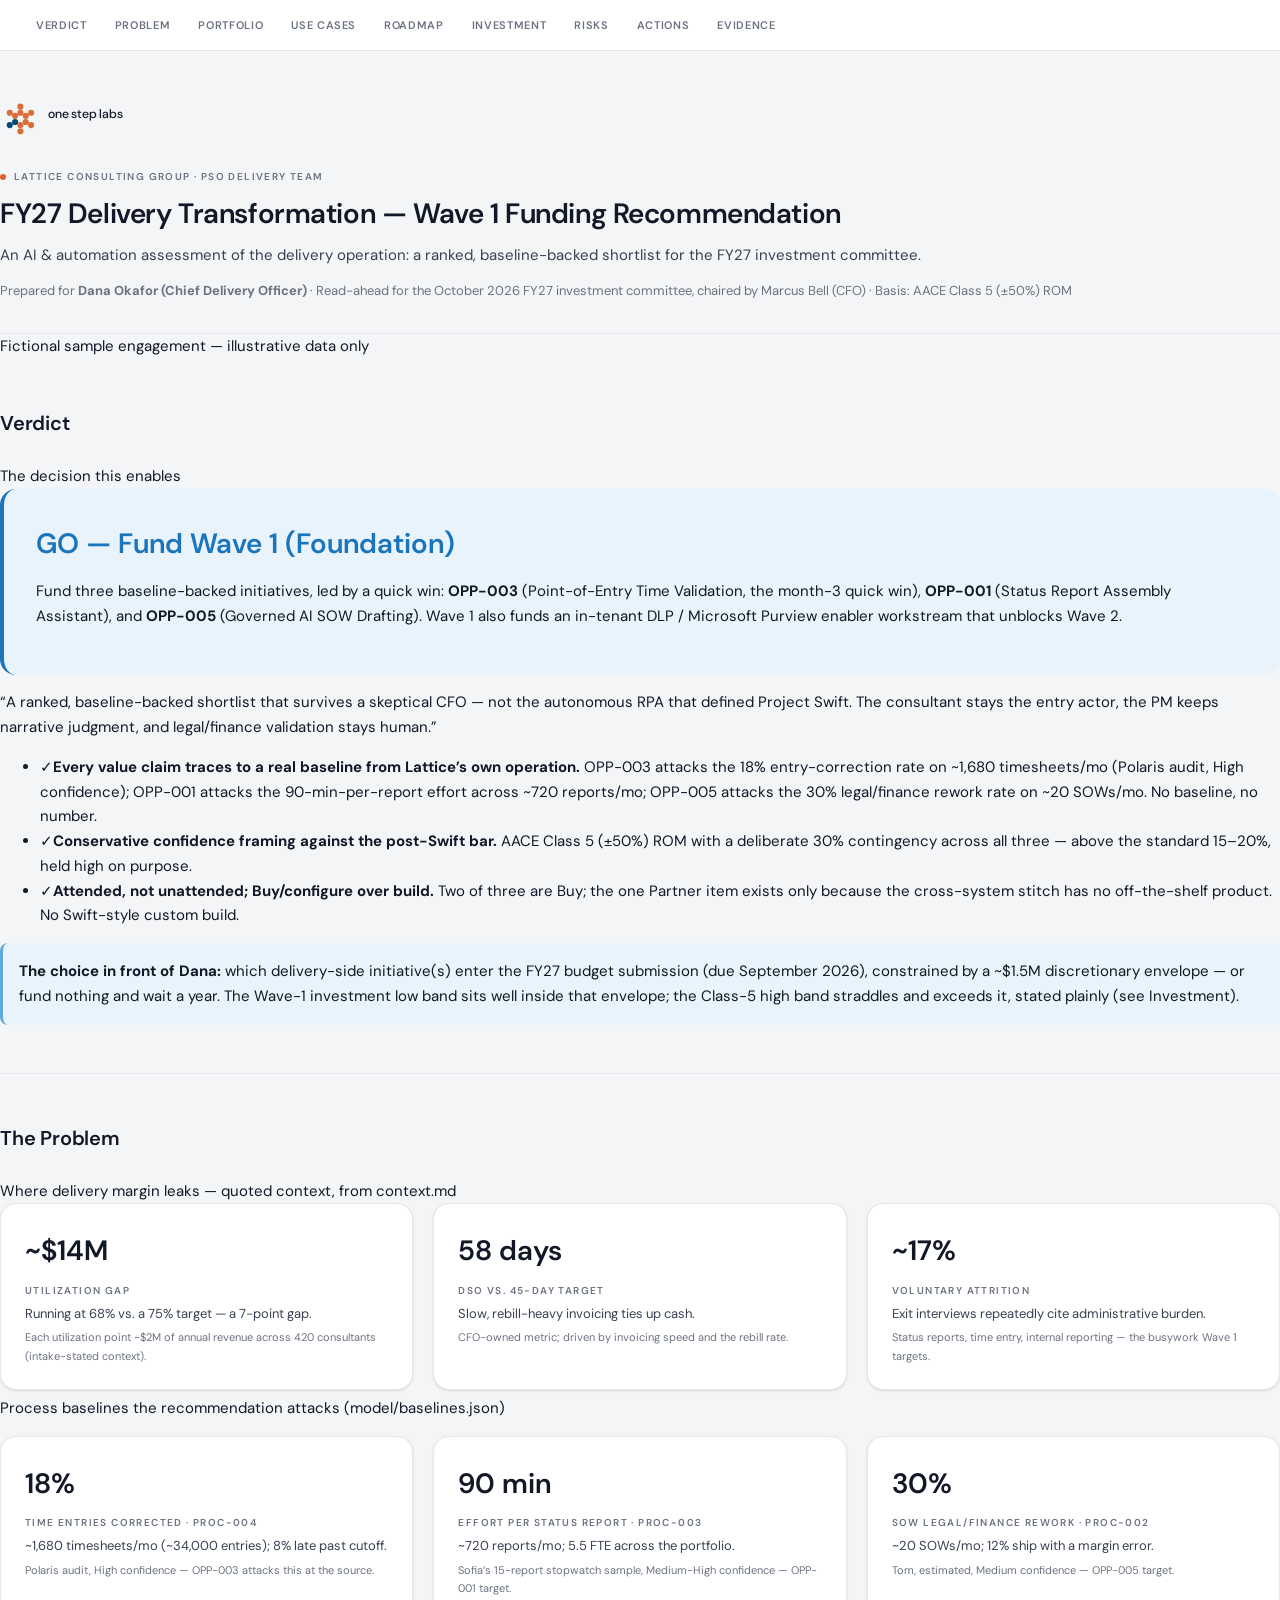
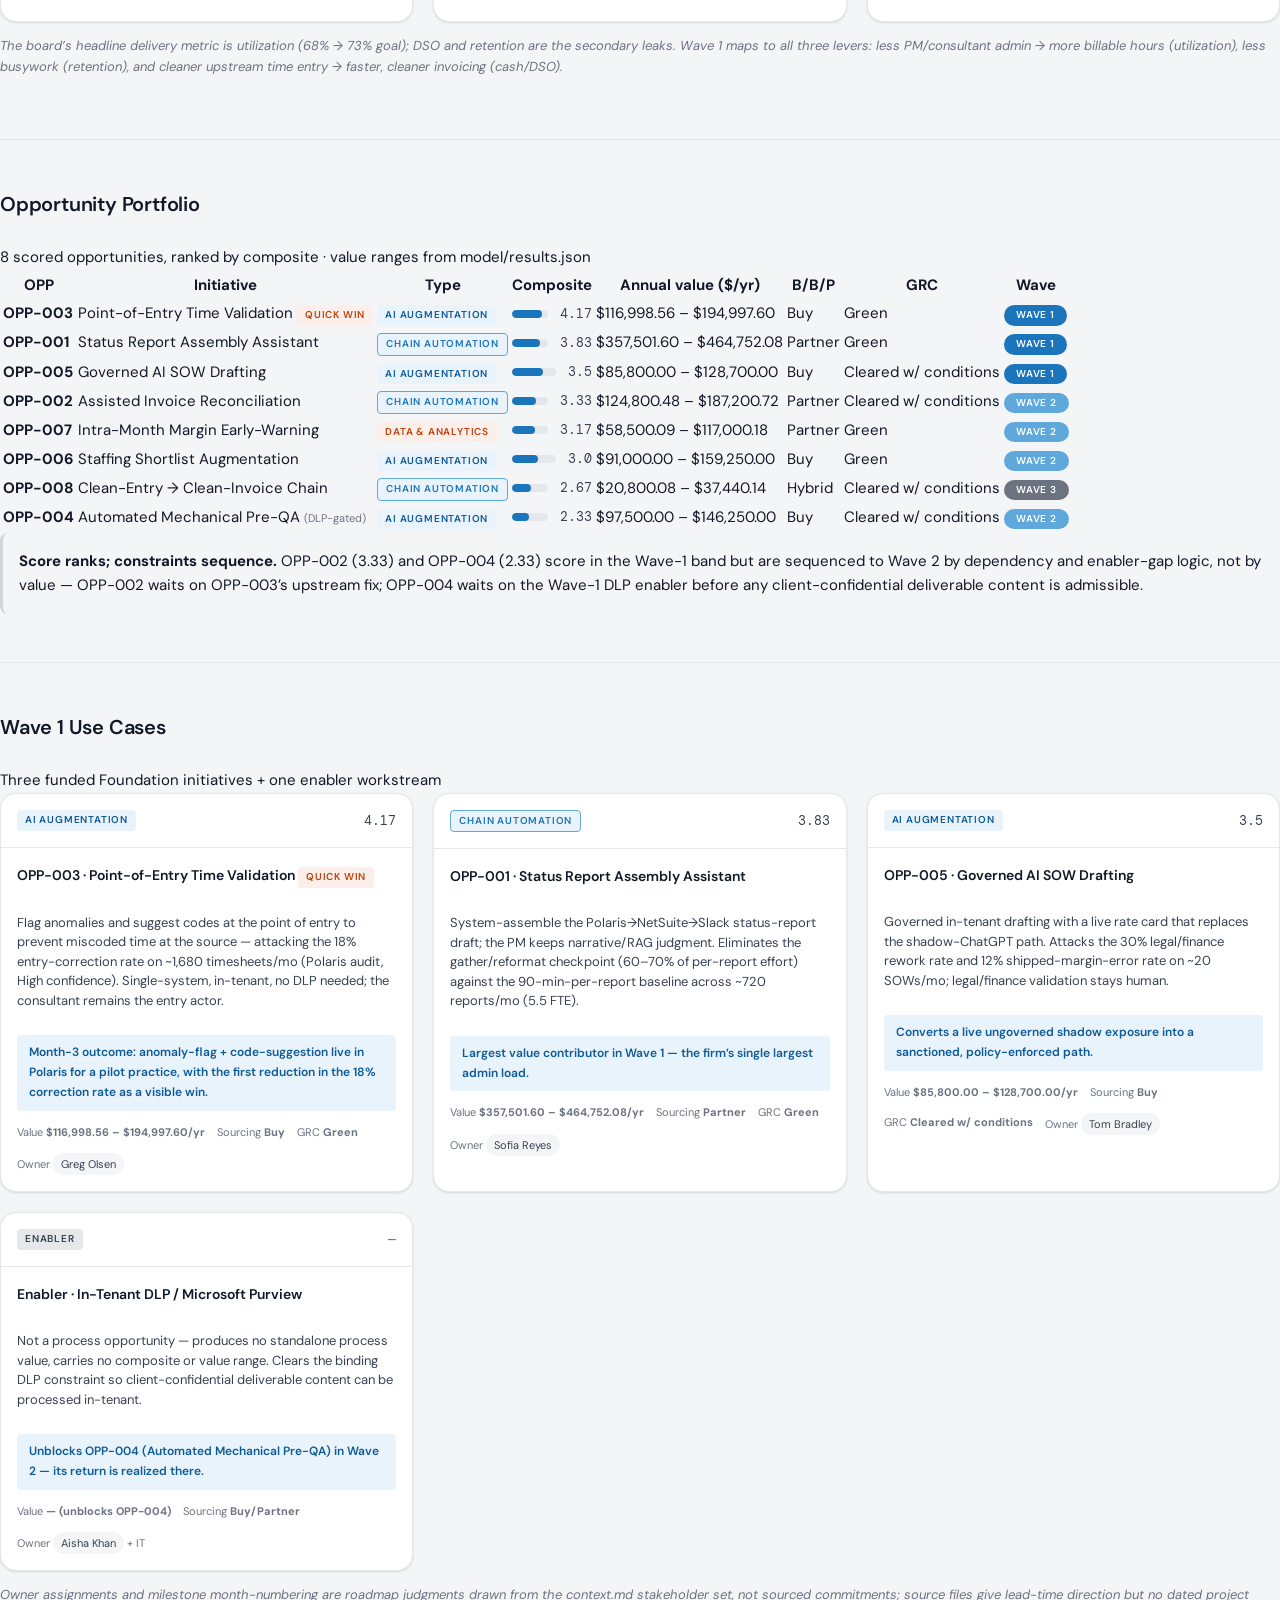
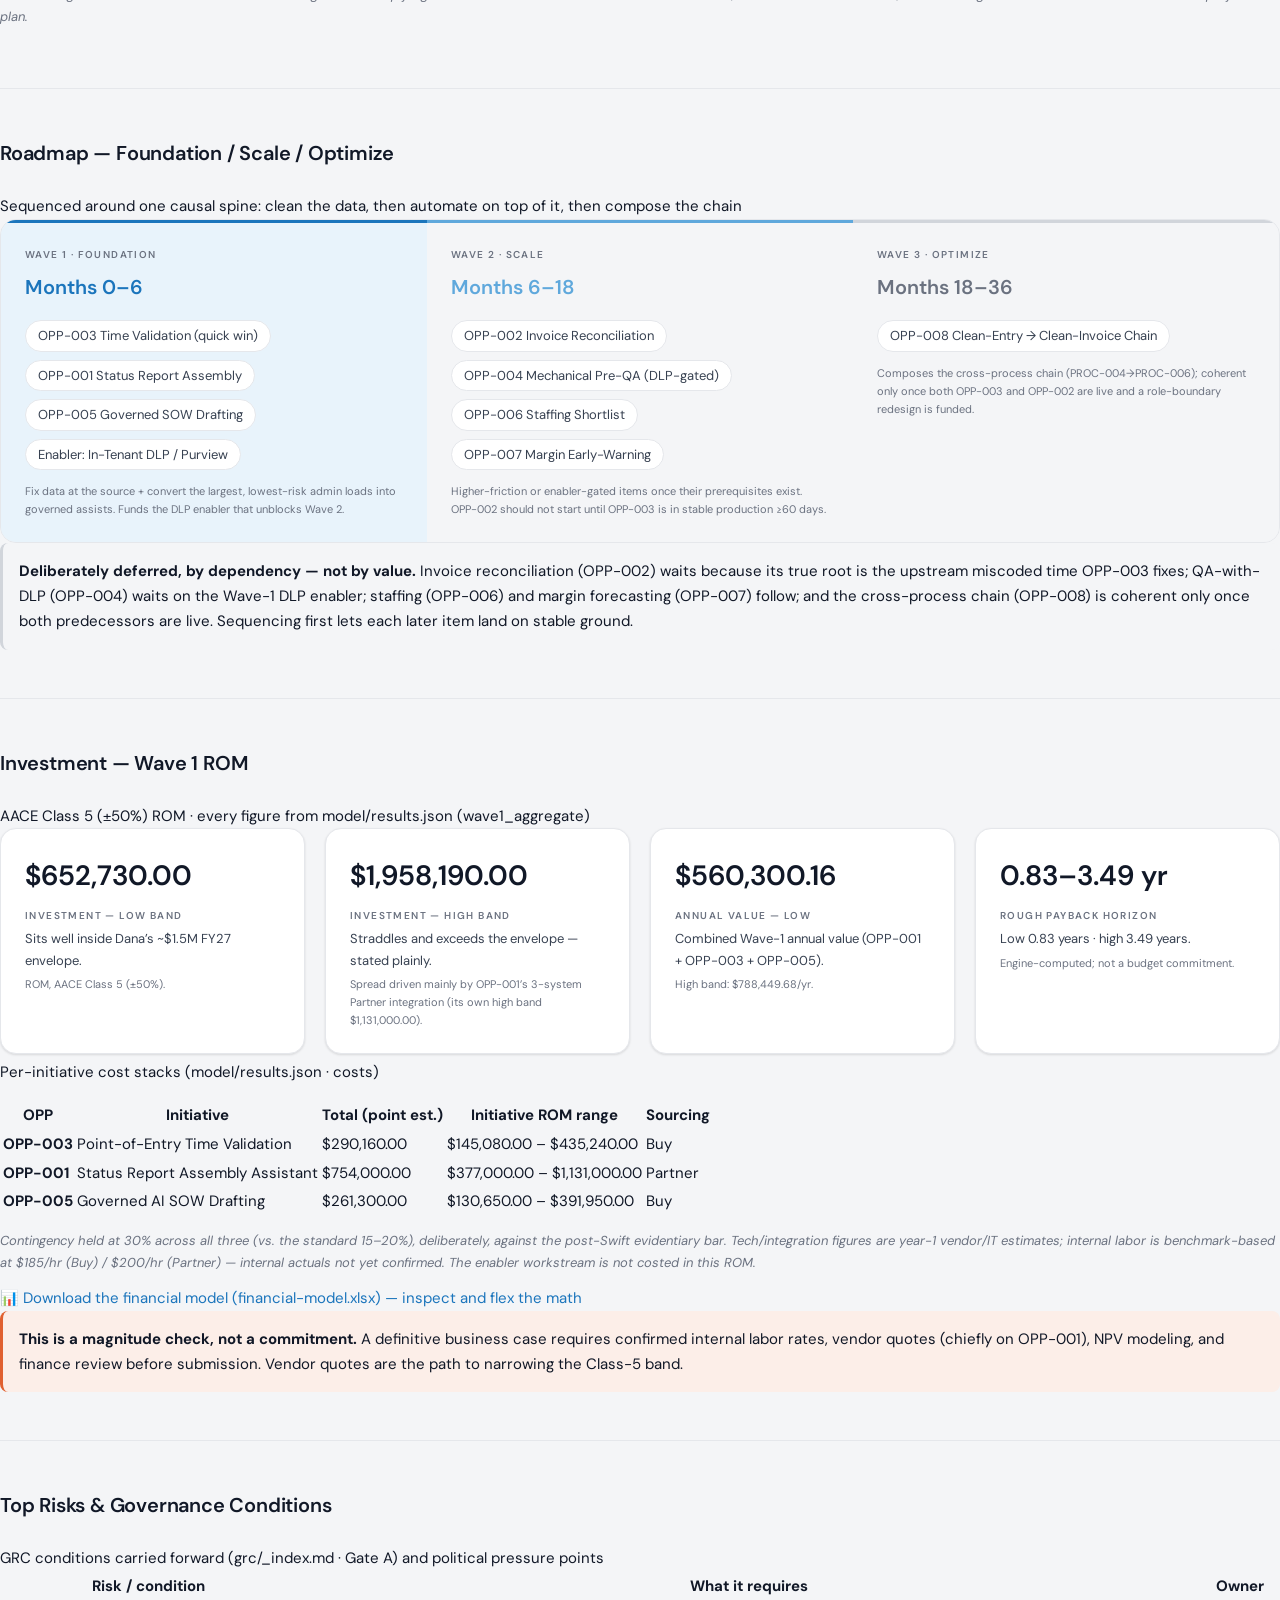
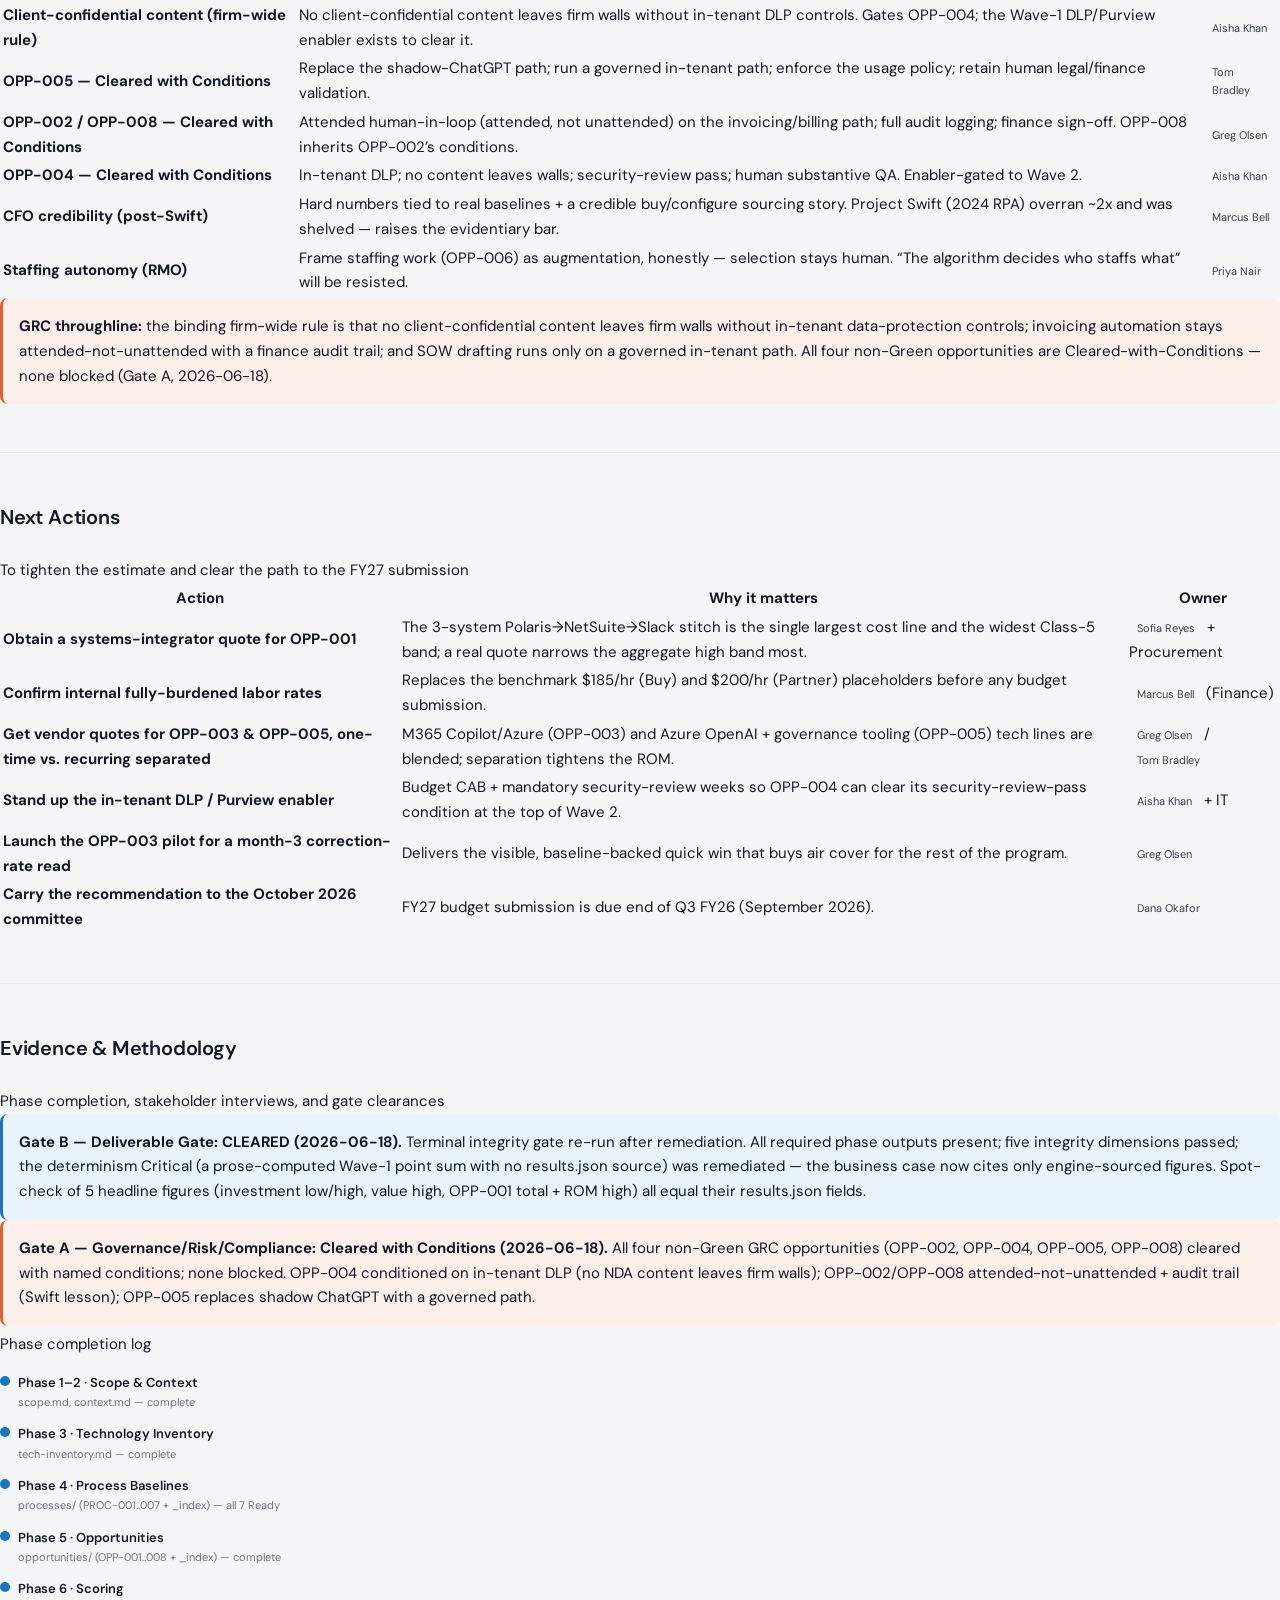
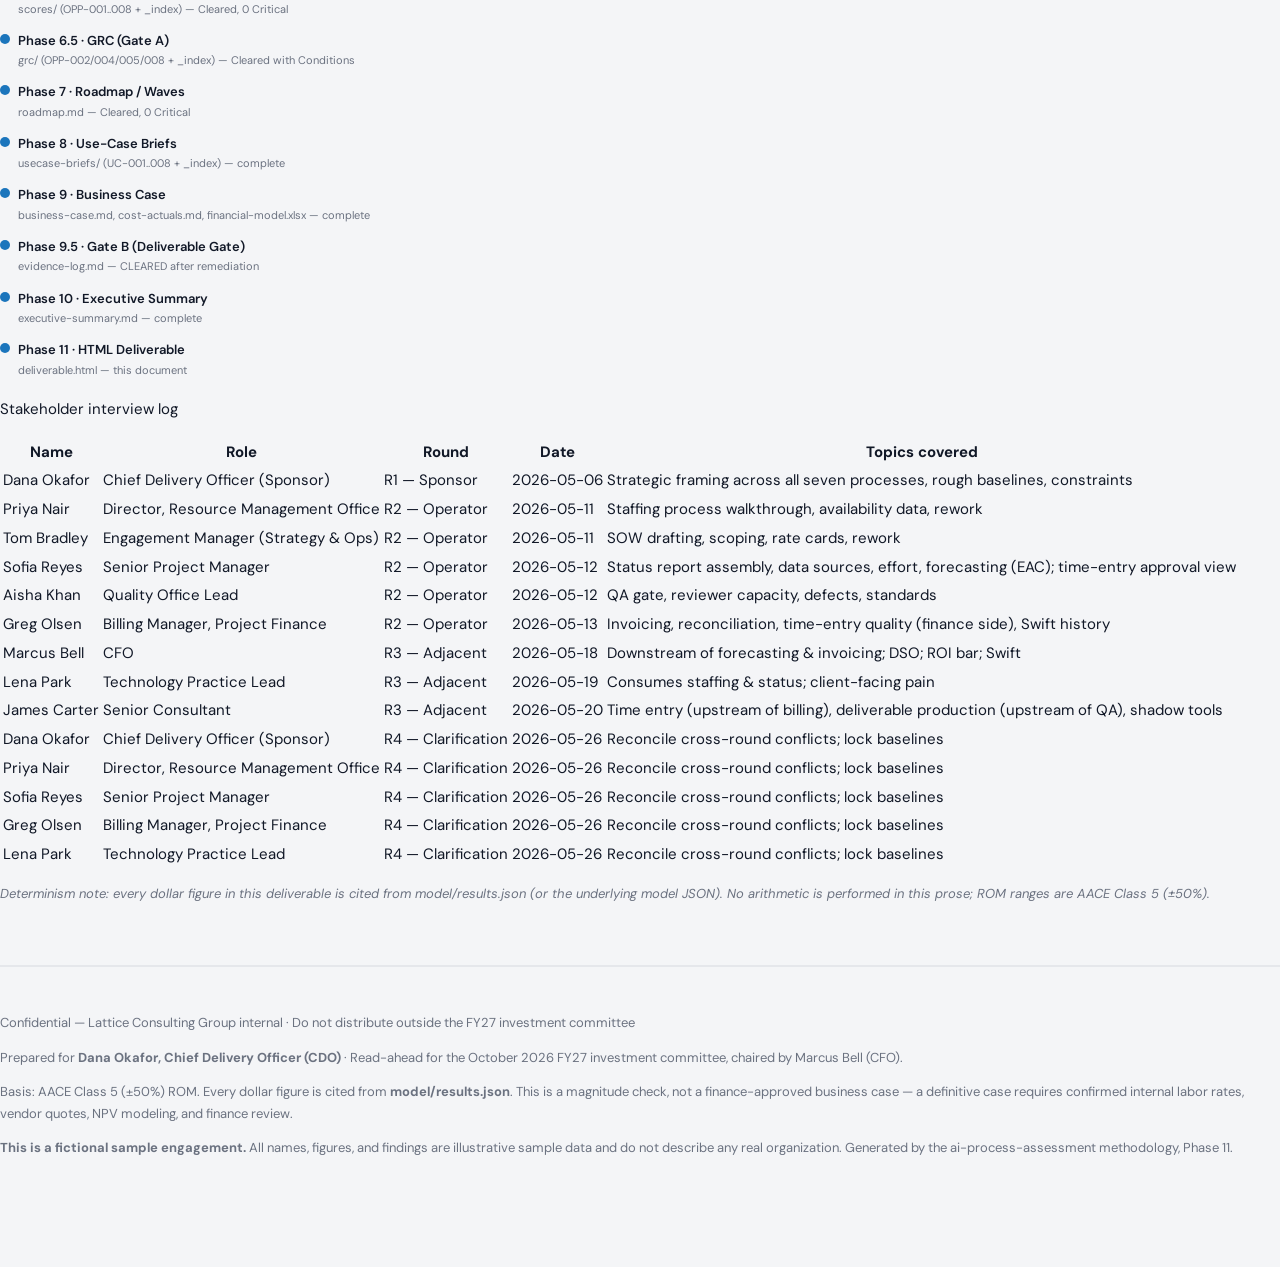
<file: golden/pso-delivery/deliverable.html>
<!DOCTYPE html>
<html lang="en">
<head>
<meta charset="utf-8">
<meta name="viewport" content="width=device-width, initial-scale=1">
<title>FY27 Delivery Transformation — Wave 1 Funding Recommendation · Lattice Consulting Group</title>
<style>
/* One Step Labs brand layer — vendored from one-step-labs-design (commit 7e7d85d).
   Single source of truth for OSL tokens. Inlined verbatim into every branded HTML
   artifact. See SOURCE.md for re-vendor steps. */

/* --- Webfonts: DM Sans (display+body), DM Mono (data). Falls back to system-ui offline. --- */
@import url('https://fonts.googleapis.com/css2?family=DM+Mono:wght@400;500&family=DM+Sans:opsz,wght@9..40,300;9..40,400;9..40,500;9..40,600;9..40,700&display=swap');

/* --- Color tokens --- */
:root {
  --blue-700: #0D5A96;
  --blue-500: #1B75BC;
  --blue-300: #5FA8DC;
  --blue-100: #E8F3FB;
  --orange-700: #C0410D;
  --orange-500: #E06030;
  --orange-300: #EF8E6B;
  --orange-100: #FCEEE8;
  --neutral-900: #111827;
  --neutral-700: #374151;
  --neutral-500: #6B7280;
  --neutral-300: #D1D5DB;
  --neutral-200: #E5E7EB;
  --neutral-100: #F4F5F7;
  --white: #FFFFFF;

  --color-primary: var(--blue-500);
  --color-primary-hover: var(--blue-700);
  --color-accent: var(--orange-500);
  --color-accent-hover: var(--orange-700);
  --text-strong: var(--neutral-900);
  --text-body: var(--neutral-900);
  --text-secondary: var(--neutral-700);
  --text-muted: var(--neutral-500);
  --text-on-primary: var(--white);
  --link: var(--blue-500);
  --link-hover: var(--blue-700);
  --surface-page: var(--neutral-100);
  --surface-card: var(--white);
  --surface-tint-blue: var(--blue-100);
  --surface-tint-orange: var(--orange-100);
  --border-default: var(--neutral-300);
  --border-subtle: var(--neutral-200);
  --border-strong: var(--neutral-700);
  --focus-ring: 0 0 0 3px rgba(27, 117, 188, 0.10);
}

/* --- Typography tokens --- */
:root {
  --font-sans: 'DM Sans', system-ui, -apple-system, 'Segoe UI', sans-serif;
  --font-mono: 'DM Mono', ui-monospace, 'SF Mono', Menlo, monospace;
  --font-display-size: 42px; --font-display-weight: 300; --font-display-tracking: -0.025em; --font-display-leading: 1.1;
  --font-h1-size: 28px; --font-h1-weight: 600; --font-h1-tracking: -0.015em; --font-h1-leading: 1.2;
  --font-h2-size: 20px; --font-h2-weight: 600; --font-h2-tracking: -0.01em; --font-h2-leading: 1.3;
  --font-h3-size: 16px; --font-h3-weight: 600; --font-h3-tracking: 0; --font-h3-leading: 1.3;
  --font-body-size: 15px; --font-body-weight: 400; --font-body-leading: 1.65;
  --font-small-size: 13px; --font-small-weight: 400; --font-small-leading: 1.5;
  --font-label-size: 10px; --font-label-weight: 600; --font-label-tracking: 0.14em;
  --font-mono-size: 13px; --font-mono-weight: 400;
}

/* --- Spacing tokens --- */
:root {
  --space-1: 4px; --space-2: 8px; --space-3: 12px; --space-4: 16px;
  --space-6: 24px; --space-8: 32px; --space-12: 48px; --space-16: 64px; --space-24: 96px;
  --content-max: 980px; --content-pad: 24px; --grid-gutter: 20px; --card-min: 260px;
}

/* --- Radius tokens --- */
:root {
  --radius-sm: 4px; --radius-md: 8px; --radius-lg: 16px; --radius-pill: 999px;
}

/* --- Shadow tokens --- */
:root {
  --shadow-sm: 0 1px 3px rgba(0,0,0,.07), 0 1px 2px rgba(0,0,0,.05);
  --shadow-md: 0 4px 12px rgba(0,0,0,.09), 0 2px 4px rgba(0,0,0,.05);
  --shadow-lg: 0 12px 32px rgba(0,0,0,.11), 0 4px 8px rgba(0,0,0,.05);
}

/* --- Base layer + canonical type roles --- */
*, *::before, *::after { box-sizing: border-box; }
body {
  margin: 0;
  font-family: var(--font-sans);
  font-size: var(--font-body-size);
  font-weight: var(--font-body-weight);
  line-height: var(--font-body-leading);
  color: var(--text-body);
  background: var(--surface-page);
  -webkit-font-smoothing: antialiased;
  text-rendering: optimizeLegibility;
}
.osl-display { font-family: var(--font-sans); font-size: var(--font-display-size); font-weight: var(--font-display-weight); letter-spacing: var(--font-display-tracking); line-height: var(--font-display-leading); color: var(--text-strong); }
.osl-h1 { font-size: var(--font-h1-size); font-weight: var(--font-h1-weight); letter-spacing: var(--font-h1-tracking); line-height: var(--font-h1-leading); color: var(--text-strong); }
.osl-h2 { font-size: var(--font-h2-size); font-weight: var(--font-h2-weight); letter-spacing: var(--font-h2-tracking); line-height: var(--font-h2-leading); color: var(--text-strong); }
.osl-h3 { font-size: var(--font-h3-size); font-weight: var(--font-h3-weight); line-height: var(--font-h3-leading); color: var(--text-strong); }
.osl-body { font-size: var(--font-body-size); line-height: var(--font-body-leading); }
.osl-small { font-size: var(--font-small-size); line-height: var(--font-small-leading); color: var(--text-muted); }
.osl-mono { font-family: var(--font-mono); font-size: var(--font-mono-size); font-weight: var(--font-mono-weight); }
.osl-label { display: inline-flex; align-items: center; gap: var(--space-2); font-size: var(--font-label-size); font-weight: var(--font-label-weight); letter-spacing: var(--font-label-tracking); text-transform: uppercase; color: var(--text-muted); }
.osl-label::before { content: ""; width: 6px; height: 6px; border-radius: 999px; background: var(--orange-500); flex: none; }
a { color: var(--link); text-decoration: none; }
a:hover { color: var(--link-hover); }

/* One Step Labs — HTML artifact components.
   Restyles this repo's deliverable/checkpoint design-system classes onto OSL tokens
   (brand.css). Inlined verbatim AFTER brand.css. Colors via var(--token) only.
   Two-hue palette: blue leads, orange spark, neutral structure. */

/* --- Page frame --- */
body { background: var(--surface-page); }
.page-wrap { max-width: var(--content-max); margin: 0 auto; padding: 0 var(--content-pad); }

/* --- Masthead (static shell; carries the inlined logo) --- */
.masthead { padding: var(--space-12) 0 var(--space-8); border-bottom: 1px solid var(--border-subtle); }
.brand-logo { height: 40px; width: auto; display: block; margin-bottom: var(--space-6); }
.masthead .eyebrow { display: inline-flex; align-items: center; gap: var(--space-2); font-size: var(--font-label-size); font-weight: var(--font-label-weight); letter-spacing: var(--font-label-tracking); text-transform: uppercase; color: var(--text-muted); margin-bottom: var(--space-3); }
.masthead .eyebrow::before { content: ""; width: 6px; height: 6px; border-radius: var(--radius-pill); background: var(--orange-500); }
.masthead h1 { font-size: var(--font-h1-size); font-weight: var(--font-h1-weight); letter-spacing: var(--font-h1-tracking); line-height: var(--font-h1-leading); color: var(--text-strong); margin: 0 0 var(--space-3); }
.masthead .subtitle { font-size: var(--font-body-size); color: var(--text-secondary); margin: 0; }
.masthead .meta-line { font-size: var(--font-small-size); color: var(--text-muted); margin-top: var(--space-3); }

/* --- Sticky nav --- */
.sticky-nav { position: sticky; top: 0; z-index: 10; display: flex; flex-wrap: wrap; gap: var(--space-1); background: var(--surface-card); border-bottom: 1px solid var(--border-subtle); padding: var(--space-2) var(--content-pad); }
.sticky-nav a { font-size: 11px; font-weight: 600; text-transform: uppercase; letter-spacing: 0.06em; color: var(--text-muted); padding: var(--space-2) var(--space-3); border-radius: var(--radius-sm); }
.sticky-nav a:hover { background: var(--neutral-100); color: var(--text-strong); }

/* --- Sections --- */
.section-block { padding: var(--space-12) 0; border-bottom: 1px solid var(--border-subtle); scroll-margin-top: 52px; }
.section-block h2 { font-size: var(--font-h2-size); font-weight: var(--font-h2-weight); letter-spacing: var(--font-h2-tracking); color: var(--text-strong); margin: 0 0 var(--space-6); }
.doc-footer { border-top: 1px solid var(--border-subtle); padding: var(--space-8) 0 var(--space-24); font-size: var(--font-small-size); color: var(--text-muted); }

/* --- Stat cards --- */
.stat-row { display: grid; grid-template-columns: repeat(auto-fit, minmax(180px, 1fr)); gap: var(--grid-gutter); }
.stat-card { background: var(--surface-card); border: 1px solid var(--border-subtle); border-radius: var(--radius-lg); padding: var(--space-6); box-shadow: var(--shadow-sm); }
.stat-value { font-size: var(--font-h1-size); font-weight: var(--font-h1-weight); color: var(--text-strong); }
.stat-label { display: block; font-size: var(--font-label-size); font-weight: var(--font-label-weight); letter-spacing: var(--font-label-tracking); text-transform: uppercase; color: var(--text-muted); margin-top: var(--space-2); }
.stat-sub { font-size: var(--font-small-size); color: var(--text-secondary); margin-top: var(--space-1); }
.stat-context { font-size: 11px; color: var(--text-muted); margin-top: var(--space-1); }

/* --- Verdict (GO=blue, NO-GO=orange) --- */
.verdict-block { background: var(--surface-tint-blue); border-left: 4px solid var(--blue-500); border-radius: var(--radius-lg); padding: var(--space-8); }
.verdict-block.nogo { background: var(--surface-tint-orange); border-left-color: var(--orange-500); }
.verdict-label { font-size: var(--font-h1-size); font-weight: var(--font-h1-weight); color: var(--blue-500); }
.verdict-block.nogo .verdict-label { color: var(--orange-700); }
.verdict-text { font-size: var(--font-body-size); line-height: var(--font-body-leading); color: var(--text-body); margin-top: var(--space-3); }

/* --- Score bars --- */
.score-bar-wrap { display: flex; align-items: center; gap: var(--space-3); }
.score-bar-track { flex: 1; height: 8px; background: var(--neutral-200); border-radius: var(--radius-pill); overflow: hidden; }
.score-bar-fill { height: 100%; background: var(--blue-500); border-radius: var(--radius-pill); }
.score-value { font-family: var(--font-mono); font-size: var(--font-mono-size); color: var(--text-secondary); }

/* --- Waves (sequential: blue-500 / blue-300 / neutral) --- */
.wave-badge { display: inline-block; border-radius: var(--radius-pill); font-size: var(--font-label-size); font-weight: 600; letter-spacing: 0.08em; text-transform: uppercase; padding: 2px var(--space-3); color: var(--white); }
.wave-badge.w1 { background: var(--blue-500); }
.wave-badge.w2 { background: var(--blue-300); }
.wave-badge.w3 { background: var(--neutral-500); }
.wave-timeline { display: flex; border: 1px solid var(--border-subtle); border-radius: var(--radius-lg); overflow: hidden; }
.wave-band { flex: 1; padding: var(--space-6); border-top: 3px solid var(--neutral-300); }
.wave-band.w1 { background: var(--surface-tint-blue); border-top-color: var(--blue-500); }
.wave-band.w2 { background: var(--neutral-100); border-top-color: var(--blue-300); }
.wave-band.w3 { background: var(--neutral-100); border-top-color: var(--neutral-300); }
.wave-band-label { font-size: var(--font-label-size); font-weight: 600; letter-spacing: var(--font-label-tracking); text-transform: uppercase; color: var(--text-muted); }
.wave-band-horizon { font-size: var(--font-h2-size); font-weight: 600; margin-top: var(--space-2); color: var(--blue-500); }
.wave-band.w2 .wave-band-horizon { color: var(--blue-300); }
.wave-band.w3 .wave-band-horizon { color: var(--neutral-500); }
.wave-pills { display: flex; flex-wrap: wrap; gap: var(--space-2); margin-top: var(--space-4); }
.wave-pill { background: var(--surface-card); border: 1px solid var(--border-subtle); border-radius: var(--radius-pill); padding: var(--space-1) var(--space-3); font-size: var(--font-small-size); color: var(--text-secondary); }
.wave-band-note { font-size: 11px; color: var(--text-muted); margin-top: var(--space-3); }

/* --- Use case cards --- */
.uc-grid { display: grid; grid-template-columns: repeat(auto-fit, minmax(360px, 1fr)); gap: var(--grid-gutter); }
.uc-card { display: flex; flex-direction: column; background: var(--surface-card); border: 1px solid var(--border-subtle); border-radius: var(--radius-lg); overflow: hidden; box-shadow: var(--shadow-sm); }
.uc-card-header { display: flex; align-items: center; justify-content: space-between; gap: var(--space-3); padding: var(--space-4); border-bottom: 1px solid var(--border-subtle); }
.uc-card-title { font-size: 14px; font-weight: 600; color: var(--text-strong); }
.uc-card-body { display: flex; flex-direction: column; gap: var(--space-3); padding: var(--space-4); }
.uc-card-type { display: inline-block; border-radius: var(--radius-sm); padding: 2px var(--space-2); font-size: var(--font-label-size); font-weight: 600; letter-spacing: 0.08em; text-transform: uppercase; }
.uc-problem { font-size: var(--font-small-size); line-height: 1.5; color: var(--text-secondary); }
.uc-outcome { font-size: 12px; font-weight: 600; color: var(--blue-700); background: var(--surface-tint-blue); padding: var(--space-2) var(--space-3); border-radius: var(--radius-sm); }
.uc-meta { display: flex; flex-wrap: wrap; gap: var(--space-3); font-size: 11px; color: var(--text-muted); }
.uc-quickwin { display: inline-block; background: var(--surface-tint-orange); color: var(--orange-700); font-size: var(--font-label-size); font-weight: 600; text-transform: uppercase; letter-spacing: 0.08em; padding: 2px var(--space-2); border-radius: var(--radius-sm); }

/* --- Type badges (blue family = AI; orange = insight/agentic; neutral = RPA) --- */
.type-rpa { background: var(--neutral-200); color: var(--neutral-700); }
.type-aug { background: var(--blue-100); color: var(--blue-700); }
.type-ai { background: var(--blue-300); color: var(--white); }
.type-chain { background: var(--blue-100); color: var(--blue-500); border: 1px solid var(--blue-300); }
.type-data { background: var(--orange-100); color: var(--orange-700); }
.type-agentic { background: var(--orange-300); color: var(--white); }

/* --- Phase completion log (evidence) --- */
.phase-log { display: flex; flex-direction: column; gap: var(--space-3); }
.phase-chip-row { display: flex; align-items: flex-start; gap: var(--space-2); }
.phase-dot { width: 10px; height: 10px; border-radius: var(--radius-pill); background: var(--blue-500); margin-top: 4px; flex: none; }
.phase-dot.pending { background: var(--neutral-300); }
.phase-chip-label { font-size: var(--font-small-size); font-weight: 600; color: var(--text-strong); }
.phase-chip-meta { font-size: 11px; color: var(--text-muted); }

/* --- Owner chip --- */
.owner-chip { display: inline-block; background: var(--neutral-100); color: var(--text-secondary); font-size: 11px; padding: 2px var(--space-2); border-radius: var(--radius-pill); }

/* --- Callouts (info/success=blue, warning=orange, note=neutral) --- */
.callout { border-left: 3px solid var(--blue-300); background: var(--surface-tint-blue); padding: var(--space-4); border-radius: var(--radius-md); }
.callout-highlight { border-left: 3px solid var(--blue-500); background: var(--surface-tint-blue); padding: var(--space-4); border-radius: var(--radius-md); }
.callout-success { border-left: 3px solid var(--blue-500); background: var(--surface-tint-blue); padding: var(--space-4); border-radius: var(--radius-md); }
.callout-warning { border-left: 3px solid var(--orange-500); background: var(--surface-tint-orange); padding: var(--space-4); border-radius: var(--radius-md); }
.callout-note { border-left: 3px solid var(--neutral-300); background: var(--neutral-100); padding: var(--space-4); border-radius: var(--radius-md); }
.gap-note { color: var(--text-muted); font-style: italic; font-size: var(--font-small-size); }

</style>
</head>
<body>

<nav class="sticky-nav">
  <a href="#verdict" onclick="navScrollTo('verdict'); return false;">Verdict</a>
  <a href="#problem" onclick="navScrollTo('problem'); return false;">Problem</a>
  <a href="#portfolio" onclick="navScrollTo('portfolio'); return false;">Portfolio</a>
  <a href="#usecases" onclick="navScrollTo('usecases'); return false;">Use Cases</a>
  <a href="#roadmap" onclick="navScrollTo('roadmap'); return false;">Roadmap</a>
  <a href="#investment" onclick="navScrollTo('investment'); return false;">Investment</a>
  <a href="#risks" onclick="navScrollTo('risks'); return false;">Risks</a>
  <a href="#actions" onclick="navScrollTo('actions'); return false;">Actions</a>
  <a href="#evidence" onclick="navScrollTo('evidence'); return false;">Evidence</a>
</nav>

<header class="masthead">
<svg class="brand-logo" xmlns="http://www.w3.org/2000/svg" viewBox="0 0 372 96" width="372" height="96" role="img" aria-label="One Step Labs">
  <g transform="translate(8,6) scale(0.82)">
    <g fill="#D96E3A">
      <circle cx="50" cy="15" r="9"></circle>
      <circle cx="50" cy="33" r="9"></circle>
      <circle cx="50" cy="69" r="9"></circle>
      <circle cx="50" cy="87" r="9"></circle>
      <circle cx="34.41" cy="42" r="9"></circle>
      <circle cx="65.59" cy="42" r="9"></circle>
      <circle cx="65.59" cy="60" r="9"></circle>
      <circle cx="18.82" cy="33" r="9"></circle>
      <circle cx="81.18" cy="33" r="9"></circle>
      <circle cx="81.18" cy="69" r="9"></circle>
    </g>
    <g fill="#034D74">
      <circle cx="34.41" cy="60" r="9"></circle>
      <circle cx="18.82" cy="69" r="9"></circle>
    </g>
  </g>
  <text x="116" y="46" font-family="'DM Sans', sans-serif" font-size="30" font-weight="500" letter-spacing="-0.5" fill="#111827">one step labs</text>
</svg>
  <div class="eyebrow">Lattice Consulting Group · PSO Delivery Team</div>
  <h1>FY27 Delivery Transformation — Wave 1 Funding Recommendation</h1>
  <p class="subtitle">An AI &amp; automation assessment of the delivery operation: a ranked, baseline-backed shortlist for the FY27 investment committee.</p>
  <div class="meta-line">Prepared for <strong>Dana Okafor (Chief Delivery Officer)</strong> · Read-ahead for the October 2026 FY27 investment committee, chaired by Marcus Bell (CFO) · Basis: AACE Class 5 (&plusmn;50%) ROM</div>
</header>
<div class="sample-banner">
  <span class="pill">Fictional sample engagement &mdash; illustrative data only</span>
</div>

<!-- ===================== #verdict ===================== -->
<section class="section-block" id="verdict">
  <h2>Verdict</h2>
  <div class="lede">The decision this enables</div>

  <div class="verdict-block">
    <div class="verdict-label">GO &mdash; Fund Wave 1 (Foundation)</div>
    <p class="verdict-text">Fund three baseline-backed initiatives, led by a quick win: <b>OPP-003</b> (Point-of-Entry Time Validation, the month-3 quick win), <b>OPP-001</b> (Status Report Assembly Assistant), and <b>OPP-005</b> (Governed AI SOW Drafting). Wave 1 also funds an in-tenant DLP / Microsoft Purview enabler workstream that unblocks Wave 2.</p>
  </div>

  <p class="pull-quote">&ldquo;A ranked, baseline-backed shortlist that survives a skeptical CFO &mdash; not the autonomous RPA that defined Project Swift. The consultant stays the entry actor, the PM keeps narrative judgment, and legal/finance validation stays human.&rdquo;</p>

  <ul class="why-now">
    <li><span class="tick">&#10003;</span><span><b>Every value claim traces to a real baseline from Lattice&rsquo;s own operation.</b> OPP-003 attacks the 18% entry-correction rate on ~1,680 timesheets/mo (Polaris audit, High confidence); OPP-001 attacks the 90-min-per-report effort across ~720 reports/mo; OPP-005 attacks the 30% legal/finance rework rate on ~20 SOWs/mo. No baseline, no number.</span></li>
    <li><span class="tick">&#10003;</span><span><b>Conservative confidence framing against the post-Swift bar.</b> AACE Class 5 (&plusmn;50%) ROM with a deliberate 30% contingency across all three &mdash; above the standard 15&ndash;20%, held high on purpose.</span></li>
    <li><span class="tick">&#10003;</span><span><b>Attended, not unattended; Buy/configure over build.</b> Two of three are Buy; the one Partner item exists only because the cross-system stitch has no off-the-shelf product. No Swift-style custom build.</span></li>
  </ul>

  <div class="callout">
    <b>The choice in front of Dana:</b> which delivery-side initiative(s) enter the FY27 budget submission (due September 2026), constrained by a ~$1.5M discretionary envelope &mdash; or fund nothing and wait a year. The Wave-1 investment low band sits well inside that envelope; the Class-5 high band straddles and exceeds it, stated plainly (see Investment).
  </div>
</section>

<!-- ===================== #problem ===================== -->
<section class="section-block" id="problem">
  <h2>The Problem</h2>
  <div class="lede">Where delivery margin leaks &mdash; quoted context, from context.md</div>

  <div class="stat-row">
    <div class="stat-card">
      <div class="stat-value">~$14M</div>
      <div class="stat-label">Utilization gap</div>
      <div class="stat-sub">Running at 68% vs. a 75% target &mdash; a 7-point gap.</div>
      <div class="stat-context">Each utilization point ~$2M of annual revenue across 420 consultants (intake-stated context).</div>
    </div>
    <div class="stat-card">
      <div class="stat-value">58 days</div>
      <div class="stat-label">DSO vs. 45-day target</div>
      <div class="stat-sub">Slow, rebill-heavy invoicing ties up cash.</div>
      <div class="stat-context">CFO-owned metric; driven by invoicing speed and the rebill rate.</div>
    </div>
    <div class="stat-card">
      <div class="stat-value">~17%</div>
      <div class="stat-label">Voluntary attrition</div>
      <div class="stat-sub">Exit interviews repeatedly cite administrative burden.</div>
      <div class="stat-context">Status reports, time entry, internal reporting &mdash; the busywork Wave 1 targets.</div>
    </div>
  </div>

  <p class="lede" style="margin-top:6px">Process baselines the recommendation attacks (model/baselines.json)</p>
  <div class="stat-row">
    <div class="stat-card">
      <div class="stat-value">18%</div>
      <div class="stat-label">Time entries corrected · PROC-004</div>
      <div class="stat-sub">~1,680 timesheets/mo (~34,000 entries); 8% late past cutoff.</div>
      <div class="stat-context">Polaris audit, High confidence &mdash; OPP-003 attacks this at the source.</div>
    </div>
    <div class="stat-card">
      <div class="stat-value">90 min</div>
      <div class="stat-label">Effort per status report · PROC-003</div>
      <div class="stat-sub">~720 reports/mo; 5.5 FTE across the portfolio.</div>
      <div class="stat-context">Sofia&rsquo;s 15-report stopwatch sample, Medium-High confidence &mdash; OPP-001 target.</div>
    </div>
    <div class="stat-card">
      <div class="stat-value">30%</div>
      <div class="stat-label">SOW legal/finance rework · PROC-002</div>
      <div class="stat-sub">~20 SOWs/mo; 12% ship with a margin error.</div>
      <div class="stat-context">Tom, estimated, Medium confidence &mdash; OPP-005 target.</div>
    </div>
  </div>

  <p class="gap-note">The board&rsquo;s headline delivery metric is utilization (68% &rarr; 73% goal); DSO and retention are the secondary leaks. Wave 1 maps to all three levers: less PM/consultant admin &rarr; more billable hours (utilization), less busywork (retention), and cleaner upstream time entry &rarr; faster, cleaner invoicing (cash/DSO).</p>
</section>

<!-- ===================== #portfolio ===================== -->
<section class="section-block" id="portfolio">
  <h2>Opportunity Portfolio</h2>
  <div class="lede">8 scored opportunities, ranked by composite · value ranges from model/results.json</div>

  <table class="data">
    <thead>
      <tr>
        <th>OPP</th>
        <th>Initiative</th>
        <th>Type</th>
        <th>Composite</th>
        <th>Annual value ($/yr)</th>
        <th>B/B/P</th>
        <th>GRC</th>
        <th>Wave</th>
      </tr>
    </thead>
    <tbody>
      <tr class="wave1-row">
        <td><b>OPP-003</b></td>
        <td>Point-of-Entry Time Validation <span class="uc-quickwin">Quick Win</span></td>
        <td><span class="uc-card-type type-aug">AI Augmentation</span></td>
        <td>
          <div class="score-bar-wrap"><div class="score-bar-track"><div class="score-bar-fill" style="width:83.4%"></div></div><span class="score-value">4.17</span></div>
        </td>
        <td class="num">$116,998.56 &ndash; $194,997.60</td>
        <td>Buy</td>
        <td><span class="grc-flag grc-green">Green</span></td>
        <td><span class="wave-badge w1">Wave 1</span></td>
      </tr>
      <tr class="wave1-row">
        <td><b>OPP-001</b></td>
        <td>Status Report Assembly Assistant</td>
        <td><span class="uc-card-type type-chain">Chain Automation</span></td>
        <td>
          <div class="score-bar-wrap"><div class="score-bar-track"><div class="score-bar-fill" style="width:76.6%"></div></div><span class="score-value">3.83</span></div>
        </td>
        <td class="num">$357,501.60 &ndash; $464,752.08</td>
        <td>Partner</td>
        <td><span class="grc-flag grc-green">Green</span></td>
        <td><span class="wave-badge w1">Wave 1</span></td>
      </tr>
      <tr class="wave1-row">
        <td><b>OPP-005</b></td>
        <td>Governed AI SOW Drafting</td>
        <td><span class="uc-card-type type-aug">AI Augmentation</span></td>
        <td>
          <div class="score-bar-wrap"><div class="score-bar-track"><div class="score-bar-fill" style="width:70%"></div></div><span class="score-value">3.5</span></div>
        </td>
        <td class="num">$85,800.00 &ndash; $128,700.00</td>
        <td>Buy</td>
        <td><span class="grc-flag grc-yellow">Cleared w/ conditions</span></td>
        <td><span class="wave-badge w1">Wave 1</span></td>
      </tr>
      <tr>
        <td><b>OPP-002</b></td>
        <td>Assisted Invoice Reconciliation</td>
        <td><span class="uc-card-type type-chain">Chain Automation</span></td>
        <td>
          <div class="score-bar-wrap"><div class="score-bar-track"><div class="score-bar-fill" style="width:66.6%"></div></div><span class="score-value">3.33</span></div>
        </td>
        <td class="num">$124,800.48 &ndash; $187,200.72</td>
        <td>Partner</td>
        <td><span class="grc-flag grc-yellow">Cleared w/ conditions</span></td>
        <td><span class="wave-badge w2">Wave 2</span></td>
      </tr>
      <tr>
        <td><b>OPP-007</b></td>
        <td>Intra-Month Margin Early-Warning</td>
        <td><span class="uc-card-type type-data">Data &amp; Analytics</span></td>
        <td>
          <div class="score-bar-wrap"><div class="score-bar-track"><div class="score-bar-fill" style="width:63.4%"></div></div><span class="score-value">3.17</span></div>
        </td>
        <td class="num">$58,500.09 &ndash; $117,000.18</td>
        <td>Partner</td>
        <td><span class="grc-flag grc-green">Green</span></td>
        <td><span class="wave-badge w2">Wave 2</span></td>
      </tr>
      <tr>
        <td><b>OPP-006</b></td>
        <td>Staffing Shortlist Augmentation</td>
        <td><span class="uc-card-type type-aug">AI Augmentation</span></td>
        <td>
          <div class="score-bar-wrap"><div class="score-bar-track"><div class="score-bar-fill" style="width:60%"></div></div><span class="score-value">3.0</span></div>
        </td>
        <td class="num">$91,000.00 &ndash; $159,250.00</td>
        <td>Buy</td>
        <td><span class="grc-flag grc-green">Green</span></td>
        <td><span class="wave-badge w2">Wave 2</span></td>
      </tr>
      <tr>
        <td><b>OPP-008</b></td>
        <td>Clean-Entry &rarr; Clean-Invoice Chain</td>
        <td><span class="uc-card-type type-chain">Chain Automation</span></td>
        <td>
          <div class="score-bar-wrap"><div class="score-bar-track"><div class="score-bar-fill" style="width:53.4%"></div></div><span class="score-value">2.67</span></div>
        </td>
        <td class="num">$20,800.08 &ndash; $37,440.14</td>
        <td>Hybrid</td>
        <td><span class="grc-flag grc-yellow">Cleared w/ conditions</span></td>
        <td><span class="wave-badge w3">Wave 3</span></td>
      </tr>
      <tr>
        <td><b>OPP-004</b></td>
        <td>Automated Mechanical Pre-QA <span style="font-size:11px;color:var(--text-muted)">(DLP-gated)</span></td>
        <td><span class="uc-card-type type-aug">AI Augmentation</span></td>
        <td>
          <div class="score-bar-wrap"><div class="score-bar-track"><div class="score-bar-fill" style="width:46.6%"></div></div><span class="score-value">2.33</span></div>
        </td>
        <td class="num">$97,500.00 &ndash; $146,250.00</td>
        <td>Buy</td>
        <td><span class="grc-flag grc-yellow">Cleared w/ conditions</span></td>
        <td><span class="wave-badge w2">Wave 2</span></td>
      </tr>
    </tbody>
  </table>

  <div class="callout-note callout">
    <b>Score ranks; constraints sequence.</b> OPP-002 (3.33) and OPP-004 (2.33) score in the Wave-1 band but are sequenced to Wave 2 by dependency and enabler-gap logic, not by value &mdash; OPP-002 waits on OPP-003&rsquo;s upstream fix; OPP-004 waits on the Wave-1 DLP enabler before any client-confidential deliverable content is admissible.
  </div>
</section>

<!-- ===================== #usecases ===================== -->
<section class="section-block" id="usecases">
  <h2>Wave 1 Use Cases</h2>
  <div class="lede">Three funded Foundation initiatives + one enabler workstream</div>

  <div class="uc-grid">

    <div class="uc-card">
      <div class="uc-card-header">
        <span class="uc-card-type type-aug">AI Augmentation</span>
        <div class="score-bar-wrap"><div class="score-bar-track"><div class="score-bar-fill" style="width:83.4%"></div></div><span class="score-value">4.17</span></div>
      </div>
      <div class="uc-card-body">
        <div class="uc-card-title">OPP-003 &middot; Point-of-Entry Time Validation <span class="uc-quickwin">Quick Win</span></div>
        <p class="uc-problem">Flag anomalies and suggest codes at the point of entry to prevent miscoded time at the source &mdash; attacking the 18% entry-correction rate on ~1,680 timesheets/mo (Polaris audit, High confidence). Single-system, in-tenant, no DLP needed; the consultant remains the entry actor.</p>
        <div class="uc-outcome">Month-3 outcome: anomaly-flag + code-suggestion live in Polaris for a pilot practice, with the first reduction in the 18% correction rate as a visible win.</div>
        <div class="uc-meta">
          <span>Value <b>$116,998.56 &ndash; $194,997.60/yr</b></span>
          <span>Sourcing <b>Buy</b></span>
          <span>GRC <b>Green</b></span>
          <span>Owner <span class="owner-chip">Greg Olsen</span></span>
        </div>
      </div>
    </div>

    <div class="uc-card">
      <div class="uc-card-header">
        <span class="uc-card-type type-chain">Chain Automation</span>
        <div class="score-bar-wrap"><div class="score-bar-track"><div class="score-bar-fill" style="width:76.6%"></div></div><span class="score-value">3.83</span></div>
      </div>
      <div class="uc-card-body">
        <div class="uc-card-title">OPP-001 &middot; Status Report Assembly Assistant</div>
        <p class="uc-problem">System-assemble the Polaris&rarr;NetSuite&rarr;Slack status-report draft; the PM keeps narrative/RAG judgment. Eliminates the gather/reformat checkpoint (60&ndash;70% of per-report effort) against the 90-min-per-report baseline across ~720 reports/mo (5.5 FTE).</p>
        <div class="uc-outcome">Largest value contributor in Wave 1 &mdash; the firm&rsquo;s single largest admin load.</div>
        <div class="uc-meta">
          <span>Value <b>$357,501.60 &ndash; $464,752.08/yr</b></span>
          <span>Sourcing <b>Partner</b></span>
          <span>GRC <b>Green</b></span>
          <span>Owner <span class="owner-chip">Sofia Reyes</span></span>
        </div>
      </div>
    </div>

    <div class="uc-card">
      <div class="uc-card-header">
        <span class="uc-card-type type-aug">AI Augmentation</span>
        <div class="score-bar-wrap"><div class="score-bar-track"><div class="score-bar-fill" style="width:70%"></div></div><span class="score-value">3.5</span></div>
      </div>
      <div class="uc-card-body">
        <div class="uc-card-title">OPP-005 &middot; Governed AI SOW Drafting</div>
        <p class="uc-problem">Governed in-tenant drafting with a live rate card that replaces the shadow-ChatGPT path. Attacks the 30% legal/finance rework rate and 12% shipped-margin-error rate on ~20 SOWs/mo; legal/finance validation stays human.</p>
        <div class="uc-outcome">Converts a live ungoverned shadow exposure into a sanctioned, policy-enforced path.</div>
        <div class="uc-meta">
          <span>Value <b>$85,800.00 &ndash; $128,700.00/yr</b></span>
          <span>Sourcing <b>Buy</b></span>
          <span>GRC <b>Cleared w/ conditions</b></span>
          <span>Owner <span class="owner-chip">Tom Bradley</span></span>
        </div>
      </div>
    </div>

    <div class="uc-card">
      <div class="uc-card-header">
        <span class="uc-card-type type-rpa">Enabler</span>
        <div class="score-bar-wrap"><span class="score-value" style="color:var(--text-muted)">&mdash;</span></div>
      </div>
      <div class="uc-card-body">
        <div class="uc-card-title">Enabler &middot; In-Tenant DLP / Microsoft Purview</div>
        <p class="uc-problem">Not a process opportunity &mdash; produces no standalone process value, carries no composite or value range. Clears the binding DLP constraint so client-confidential deliverable content can be processed in-tenant.</p>
        <div class="uc-outcome">Unblocks OPP-004 (Automated Mechanical Pre-QA) in Wave 2 &mdash; its return is realized there.</div>
        <div class="uc-meta">
          <span>Value <b>&mdash; (unblocks OPP-004)</b></span>
          <span>Sourcing <b>Buy/Partner</b></span>
          <span>Owner <span class="owner-chip">Aisha Khan</span> + IT</span>
        </div>
      </div>
    </div>

  </div>
  <p class="gap-note">Owner assignments and milestone month-numbering are roadmap judgments drawn from the context.md stakeholder set, not sourced commitments; source files give lead-time direction but no dated project plan.</p>
</section>

<!-- ===================== #roadmap ===================== -->
<section class="section-block" id="roadmap">
  <h2>Roadmap &mdash; Foundation / Scale / Optimize</h2>
  <div class="lede">Sequenced around one causal spine: clean the data, then automate on top of it, then compose the chain</div>

  <div class="wave-timeline">
    <div class="wave-band w1">
      <div class="wave-band-label">Wave 1 &middot; Foundation</div>
      <div class="wave-band-horizon">Months 0&ndash;6</div>
      <div class="wave-pills">
        <span class="wave-pill">OPP-003 Time Validation (quick win)</span>
        <span class="wave-pill">OPP-001 Status Report Assembly</span>
        <span class="wave-pill">OPP-005 Governed SOW Drafting</span>
        <span class="wave-pill">Enabler: In-Tenant DLP / Purview</span>
      </div>
      <div class="wave-band-note">Fix data at the source + convert the largest, lowest-risk admin loads into governed assists. Funds the DLP enabler that unblocks Wave 2.</div>
    </div>
    <div class="wave-band w2">
      <div class="wave-band-label">Wave 2 &middot; Scale</div>
      <div class="wave-band-horizon">Months 6&ndash;18</div>
      <div class="wave-pills">
        <span class="wave-pill">OPP-002 Invoice Reconciliation</span>
        <span class="wave-pill">OPP-004 Mechanical Pre-QA (DLP-gated)</span>
        <span class="wave-pill">OPP-006 Staffing Shortlist</span>
        <span class="wave-pill">OPP-007 Margin Early-Warning</span>
      </div>
      <div class="wave-band-note">Higher-friction or enabler-gated items once their prerequisites exist. OPP-002 should not start until OPP-003 is in stable production &ge;60 days.</div>
    </div>
    <div class="wave-band w3">
      <div class="wave-band-label">Wave 3 &middot; Optimize</div>
      <div class="wave-band-horizon">Months 18&ndash;36</div>
      <div class="wave-pills">
        <span class="wave-pill">OPP-008 Clean-Entry &rarr; Clean-Invoice Chain</span>
      </div>
      <div class="wave-band-note">Composes the cross-process chain (PROC-004&rarr;PROC-006); coherent only once both OPP-003 and OPP-002 are live and a role-boundary redesign is funded.</div>
    </div>
  </div>

  <div class="callout-note callout">
    <b>Deliberately deferred, by dependency &mdash; not by value.</b> Invoice reconciliation (OPP-002) waits because its true root is the upstream miscoded time OPP-003 fixes; QA-with-DLP (OPP-004) waits on the Wave-1 DLP enabler; staffing (OPP-006) and margin forecasting (OPP-007) follow; and the cross-process chain (OPP-008) is coherent only once both predecessors are live. Sequencing first lets each later item land on stable ground.
  </div>
</section>

<!-- ===================== #investment ===================== -->
<section class="section-block" id="investment">
  <h2>Investment &mdash; Wave 1 ROM</h2>
  <div class="lede">AACE Class 5 (&plusmn;50%) ROM &middot; every figure from model/results.json (wave1_aggregate)</div>

  <div class="stat-row">
    <div class="stat-card">
      <div class="stat-value">$652,730.00</div>
      <div class="stat-label">Investment &mdash; low band</div>
      <div class="stat-sub">Sits well inside Dana&rsquo;s ~$1.5M FY27 envelope.</div>
      <div class="stat-context">ROM, AACE Class 5 (&plusmn;50%).</div>
    </div>
    <div class="stat-card">
      <div class="stat-value">$1,958,190.00</div>
      <div class="stat-label">Investment &mdash; high band</div>
      <div class="stat-sub">Straddles and exceeds the envelope &mdash; stated plainly.</div>
      <div class="stat-context">Spread driven mainly by OPP-001&rsquo;s 3-system Partner integration (its own high band $1,131,000.00).</div>
    </div>
    <div class="stat-card">
      <div class="stat-value">$560,300.16</div>
      <div class="stat-label">Annual value &mdash; low</div>
      <div class="stat-sub">Combined Wave-1 annual value (OPP-001 + OPP-003 + OPP-005).</div>
      <div class="stat-context">High band: $788,449.68/yr.</div>
    </div>
    <div class="stat-card">
      <div class="stat-value">0.83&ndash;3.49 yr</div>
      <div class="stat-label">Rough payback horizon</div>
      <div class="stat-sub">Low 0.83 years &middot; high 3.49 years.</div>
      <div class="stat-context">Engine-computed; not a budget commitment.</div>
    </div>
  </div>

  <p class="lede" style="margin-top:6px">Per-initiative cost stacks (model/results.json · costs)</p>
  <table class="data">
    <thead>
      <tr><th>OPP</th><th>Initiative</th><th>Total (point est.)</th><th>Initiative ROM range</th><th>Sourcing</th></tr>
    </thead>
    <tbody>
      <tr class="wave1-row"><td><b>OPP-003</b></td><td>Point-of-Entry Time Validation</td><td class="num">$290,160.00</td><td class="num">$145,080.00 &ndash; $435,240.00</td><td>Buy</td></tr>
      <tr class="wave1-row"><td><b>OPP-001</b></td><td>Status Report Assembly Assistant</td><td class="num">$754,000.00</td><td class="num">$377,000.00 &ndash; $1,131,000.00</td><td>Partner</td></tr>
      <tr class="wave1-row"><td><b>OPP-005</b></td><td>Governed AI SOW Drafting</td><td class="num">$261,300.00</td><td class="num">$130,650.00 &ndash; $391,950.00</td><td>Buy</td></tr>
    </tbody>
  </table>

  <p class="gap-note">Contingency held at 30% across all three (vs. the standard 15&ndash;20%), deliberately, against the post-Swift evidentiary bar. Tech/integration figures are year-1 vendor/IT estimates; internal labor is benchmark-based at $185/hr (Buy) / $200/hr (Partner) &mdash; internal actuals not yet confirmed. The enabler workstream is not costed in this ROM.</p>

  <a class="artifact-link" href="financial-model.xlsx" download>
    <span class="ico">&#128202;</span> Download the financial model (financial-model.xlsx) &mdash; inspect and flex the math
  </a>

  <div class="callout-warning callout">
    <b>This is a magnitude check, not a commitment.</b> A definitive business case requires confirmed internal labor rates, vendor quotes (chiefly on OPP-001), NPV modeling, and finance review before submission. Vendor quotes are the path to narrowing the Class-5 band.
  </div>
</section>

<!-- ===================== #risks ===================== -->
<section class="section-block" id="risks">
  <h2>Top Risks &amp; Governance Conditions</h2>
  <div class="lede">GRC conditions carried forward (grc/_index.md · Gate A) and political pressure points</div>

  <table class="data">
    <thead>
      <tr><th>Risk / condition</th><th>What it requires</th><th>Owner</th></tr>
    </thead>
    <tbody>
      <tr>
        <td><b>Client-confidential content (firm-wide rule)</b></td>
        <td>No client-confidential content leaves firm walls without in-tenant DLP controls. Gates OPP-004; the Wave-1 DLP/Purview enabler exists to clear it.</td>
        <td><span class="owner-chip">Aisha Khan</span></td>
      </tr>
      <tr>
        <td><b>OPP-005 &mdash; Cleared with Conditions</b></td>
        <td>Replace the shadow-ChatGPT path; run a governed in-tenant path; enforce the usage policy; retain human legal/finance validation.</td>
        <td><span class="owner-chip">Tom Bradley</span></td>
      </tr>
      <tr>
        <td><b>OPP-002 / OPP-008 &mdash; Cleared with Conditions</b></td>
        <td>Attended human-in-loop (attended, not unattended) on the invoicing/billing path; full audit logging; finance sign-off. OPP-008 inherits OPP-002&rsquo;s conditions.</td>
        <td><span class="owner-chip">Greg Olsen</span></td>
      </tr>
      <tr>
        <td><b>OPP-004 &mdash; Cleared with Conditions</b></td>
        <td>In-tenant DLP; no content leaves walls; security-review pass; human substantive QA. Enabler-gated to Wave 2.</td>
        <td><span class="owner-chip">Aisha Khan</span></td>
      </tr>
      <tr>
        <td><b>CFO credibility (post-Swift)</b></td>
        <td>Hard numbers tied to real baselines + a credible buy/configure sourcing story. Project Swift (2024 RPA) overran ~2x and was shelved &mdash; raises the evidentiary bar.</td>
        <td><span class="owner-chip">Marcus Bell</span></td>
      </tr>
      <tr>
        <td><b>Staffing autonomy (RMO)</b></td>
        <td>Frame staffing work (OPP-006) as augmentation, honestly &mdash; selection stays human. &ldquo;The algorithm decides who staffs what&rdquo; will be resisted.</td>
        <td><span class="owner-chip">Priya Nair</span></td>
      </tr>
    </tbody>
  </table>

  <div class="callout-warning callout">
    <b>GRC throughline:</b> the binding firm-wide rule is that no client-confidential content leaves firm walls without in-tenant data-protection controls; invoicing automation stays attended-not-unattended with a finance audit trail; and SOW drafting runs only on a governed in-tenant path. All four non-Green opportunities are Cleared-with-Conditions &mdash; none blocked (Gate A, 2026-06-18).
  </div>
</section>

<!-- ===================== #actions ===================== -->
<section class="section-block" id="actions">
  <h2>Next Actions</h2>
  <div class="lede">To tighten the estimate and clear the path to the FY27 submission</div>

  <table class="data">
    <thead>
      <tr><th>Action</th><th>Why it matters</th><th>Owner</th></tr>
    </thead>
    <tbody>
      <tr>
        <td><b>Obtain a systems-integrator quote for OPP-001</b></td>
        <td>The 3-system Polaris&rarr;NetSuite&rarr;Slack stitch is the single largest cost line and the widest Class-5 band; a real quote narrows the aggregate high band most.</td>
        <td><span class="owner-chip">Sofia Reyes</span> + Procurement</td>
      </tr>
      <tr>
        <td><b>Confirm internal fully-burdened labor rates</b></td>
        <td>Replaces the benchmark $185/hr (Buy) and $200/hr (Partner) placeholders before any budget submission.</td>
        <td><span class="owner-chip">Marcus Bell</span> (Finance)</td>
      </tr>
      <tr>
        <td><b>Get vendor quotes for OPP-003 &amp; OPP-005, one-time vs. recurring separated</b></td>
        <td>M365 Copilot/Azure (OPP-003) and Azure OpenAI + governance tooling (OPP-005) tech lines are blended; separation tightens the ROM.</td>
        <td><span class="owner-chip">Greg Olsen</span> / <span class="owner-chip">Tom Bradley</span></td>
      </tr>
      <tr>
        <td><b>Stand up the in-tenant DLP / Purview enabler</b></td>
        <td>Budget CAB + mandatory security-review weeks so OPP-004 can clear its security-review-pass condition at the top of Wave 2.</td>
        <td><span class="owner-chip">Aisha Khan</span> + IT</td>
      </tr>
      <tr>
        <td><b>Launch the OPP-003 pilot for a month-3 correction-rate read</b></td>
        <td>Delivers the visible, baseline-backed quick win that buys air cover for the rest of the program.</td>
        <td><span class="owner-chip">Greg Olsen</span></td>
      </tr>
      <tr>
        <td><b>Carry the recommendation to the October 2026 committee</b></td>
        <td>FY27 budget submission is due end of Q3 FY26 (September 2026).</td>
        <td><span class="owner-chip">Dana Okafor</span></td>
      </tr>
    </tbody>
  </table>
</section>

<!-- ===================== #evidence ===================== -->
<section class="section-block" id="evidence">
  <h2>Evidence &amp; Methodology</h2>
  <div class="lede">Phase completion, stakeholder interviews, and gate clearances</div>

  <div class="callout-highlight callout">
    <b>Gate B &mdash; Deliverable Gate: CLEARED (2026-06-18).</b> Terminal integrity gate re-run after remediation. All required phase outputs present; five integrity dimensions passed; the determinism Critical (a prose-computed Wave-1 point sum with no results.json source) was remediated &mdash; the business case now cites only engine-sourced figures. Spot-check of 5 headline figures (investment low/high, value high, OPP-001 total + ROM high) all equal their results.json fields.
  </div>

  <div class="callout-warning callout">
    <b>Gate A &mdash; Governance/Risk/Compliance: Cleared with Conditions (2026-06-18).</b> All four non-Green GRC opportunities (OPP-002, OPP-004, OPP-005, OPP-008) cleared with named conditions; none blocked. OPP-004 conditioned on in-tenant DLP (no NDA content leaves firm walls); OPP-002/OPP-008 attended-not-unattended + audit trail (Swift lesson); OPP-005 replaces shadow ChatGPT with a governed path.
  </div>

  <p class="lede" style="margin-top:6px">Phase completion log</p>
  <div class="phase-log">
    <div class="phase-chip-row"><div class="phase-dot"></div><div><div class="phase-chip-label">Phase 1&ndash;2 &middot; Scope &amp; Context</div><div class="phase-chip-meta">scope.md, context.md &mdash; complete</div></div></div>
    <div class="phase-chip-row"><div class="phase-dot"></div><div><div class="phase-chip-label">Phase 3 &middot; Technology Inventory</div><div class="phase-chip-meta">tech-inventory.md &mdash; complete</div></div></div>
    <div class="phase-chip-row"><div class="phase-dot"></div><div><div class="phase-chip-label">Phase 4 &middot; Process Baselines</div><div class="phase-chip-meta">processes/ (PROC-001..007 + _index) &mdash; all 7 Ready</div></div></div>
    <div class="phase-chip-row"><div class="phase-dot"></div><div><div class="phase-chip-label">Phase 5 &middot; Opportunities</div><div class="phase-chip-meta">opportunities/ (OPP-001..008 + _index) &mdash; complete</div></div></div>
    <div class="phase-chip-row"><div class="phase-dot"></div><div><div class="phase-chip-label">Phase 6 &middot; Scoring</div><div class="phase-chip-meta">scores/ (OPP-001..008 + _index) &mdash; Cleared, 0 Critical</div></div></div>
    <div class="phase-chip-row"><div class="phase-dot"></div><div><div class="phase-chip-label">Phase 6.5 &middot; GRC (Gate A)</div><div class="phase-chip-meta">grc/ (OPP-002/004/005/008 + _index) &mdash; Cleared with Conditions</div></div></div>
    <div class="phase-chip-row"><div class="phase-dot"></div><div><div class="phase-chip-label">Phase 7 &middot; Roadmap / Waves</div><div class="phase-chip-meta">roadmap.md &mdash; Cleared, 0 Critical</div></div></div>
    <div class="phase-chip-row"><div class="phase-dot"></div><div><div class="phase-chip-label">Phase 8 &middot; Use-Case Briefs</div><div class="phase-chip-meta">usecase-briefs/ (UC-001..008 + _index) &mdash; complete</div></div></div>
    <div class="phase-chip-row"><div class="phase-dot"></div><div><div class="phase-chip-label">Phase 9 &middot; Business Case</div><div class="phase-chip-meta">business-case.md, cost-actuals.md, financial-model.xlsx &mdash; complete</div></div></div>
    <div class="phase-chip-row"><div class="phase-dot"></div><div><div class="phase-chip-label">Phase 9.5 &middot; Gate B (Deliverable Gate)</div><div class="phase-chip-meta">evidence-log.md &mdash; CLEARED after remediation</div></div></div>
    <div class="phase-chip-row"><div class="phase-dot"></div><div><div class="phase-chip-label">Phase 10 &middot; Executive Summary</div><div class="phase-chip-meta">executive-summary.md &mdash; complete</div></div></div>
    <div class="phase-chip-row"><div class="phase-dot"></div><div><div class="phase-chip-label">Phase 11 &middot; HTML Deliverable</div><div class="phase-chip-meta">deliverable.html &mdash; this document</div></div></div>
  </div>

  <p class="lede" style="margin-top:18px">Stakeholder interview log</p>
  <table class="data">
    <thead>
      <tr><th>Name</th><th>Role</th><th>Round</th><th>Date</th><th>Topics covered</th></tr>
    </thead>
    <tbody>
      <tr><td>Dana Okafor</td><td>Chief Delivery Officer (Sponsor)</td><td>R1 &mdash; Sponsor</td><td>2026-05-06</td><td>Strategic framing across all seven processes, rough baselines, constraints</td></tr>
      <tr><td>Priya Nair</td><td>Director, Resource Management Office</td><td>R2 &mdash; Operator</td><td>2026-05-11</td><td>Staffing process walkthrough, availability data, rework</td></tr>
      <tr><td>Tom Bradley</td><td>Engagement Manager (Strategy &amp; Ops)</td><td>R2 &mdash; Operator</td><td>2026-05-11</td><td>SOW drafting, scoping, rate cards, rework</td></tr>
      <tr><td>Sofia Reyes</td><td>Senior Project Manager</td><td>R2 &mdash; Operator</td><td>2026-05-12</td><td>Status report assembly, data sources, effort, forecasting (EAC); time-entry approval view</td></tr>
      <tr><td>Aisha Khan</td><td>Quality Office Lead</td><td>R2 &mdash; Operator</td><td>2026-05-12</td><td>QA gate, reviewer capacity, defects, standards</td></tr>
      <tr><td>Greg Olsen</td><td>Billing Manager, Project Finance</td><td>R2 &mdash; Operator</td><td>2026-05-13</td><td>Invoicing, reconciliation, time-entry quality (finance side), Swift history</td></tr>
      <tr><td>Marcus Bell</td><td>CFO</td><td>R3 &mdash; Adjacent</td><td>2026-05-18</td><td>Downstream of forecasting &amp; invoicing; DSO; ROI bar; Swift</td></tr>
      <tr><td>Lena Park</td><td>Technology Practice Lead</td><td>R3 &mdash; Adjacent</td><td>2026-05-19</td><td>Consumes staffing &amp; status; client-facing pain</td></tr>
      <tr><td>James Carter</td><td>Senior Consultant</td><td>R3 &mdash; Adjacent</td><td>2026-05-20</td><td>Time entry (upstream of billing), deliverable production (upstream of QA), shadow tools</td></tr>
      <tr><td>Dana Okafor</td><td>Chief Delivery Officer (Sponsor)</td><td>R4 &mdash; Clarification</td><td>2026-05-26</td><td>Reconcile cross-round conflicts; lock baselines</td></tr>
      <tr><td>Priya Nair</td><td>Director, Resource Management Office</td><td>R4 &mdash; Clarification</td><td>2026-05-26</td><td>Reconcile cross-round conflicts; lock baselines</td></tr>
      <tr><td>Sofia Reyes</td><td>Senior Project Manager</td><td>R4 &mdash; Clarification</td><td>2026-05-26</td><td>Reconcile cross-round conflicts; lock baselines</td></tr>
      <tr><td>Greg Olsen</td><td>Billing Manager, Project Finance</td><td>R4 &mdash; Clarification</td><td>2026-05-26</td><td>Reconcile cross-round conflicts; lock baselines</td></tr>
      <tr><td>Lena Park</td><td>Technology Practice Lead</td><td>R4 &mdash; Clarification</td><td>2026-05-26</td><td>Reconcile cross-round conflicts; lock baselines</td></tr>
    </tbody>
  </table>

  <p class="gap-note">Determinism note: every dollar figure in this deliverable is cited from model/results.json (or the underlying model JSON). No arithmetic is performed in this prose; ROM ranges are AACE Class 5 (&plusmn;50%).</p>
</section>

<footer class="doc-footer">
  <p class="confidential">Confidential &mdash; Lattice Consulting Group internal &middot; Do not distribute outside the FY27 investment committee</p>
  <p>Prepared for <strong>Dana Okafor, Chief Delivery Officer (CDO)</strong> &middot; Read-ahead for the October 2026 FY27 investment committee, chaired by Marcus Bell (CFO).</p>
  <p>Basis: AACE Class 5 (&plusmn;50%) ROM. Every dollar figure is cited from <strong>model/results.json</strong>. This is a magnitude check, not a finance-approved business case &mdash; a definitive case requires confirmed internal labor rates, vendor quotes, NPV modeling, and finance review.</p>
  <p><strong>This is a fictional sample engagement.</strong> All names, figures, and findings are illustrative sample data and do not describe any real organization. Generated by the ai-process-assessment methodology, Phase 11.</p>
</footer>

<script>
function navScrollTo(anchorId) {
  var el = document.getElementById(anchorId);
  if (el) el.scrollIntoView({ behavior: 'smooth', block: 'start' });
}
</script>

</body>
</html>
</file>
